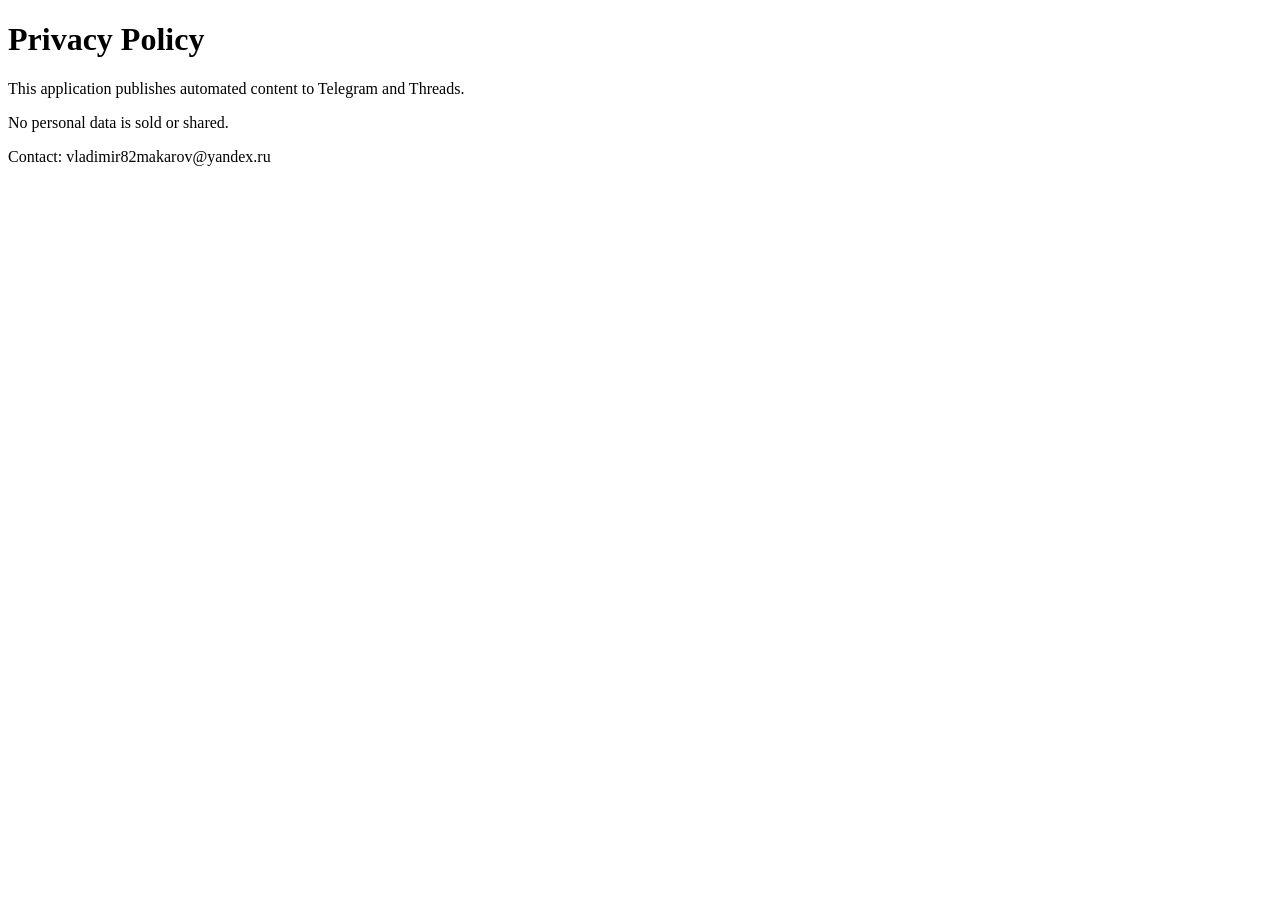
<file: privacy.html>
<!DOCTYPE html>
<html>
<head>
<meta charset="UTF-8">
<title>Privacy Policy</title>
</head>
<body>
<h1>Privacy Policy</h1>
<p>This application publishes automated content to Telegram and Threads.</p>
<p>No personal data is sold or shared.</p>
<p>Contact: vladimir82makarov@yandex.ru</p>
</body>
</html>
</file>
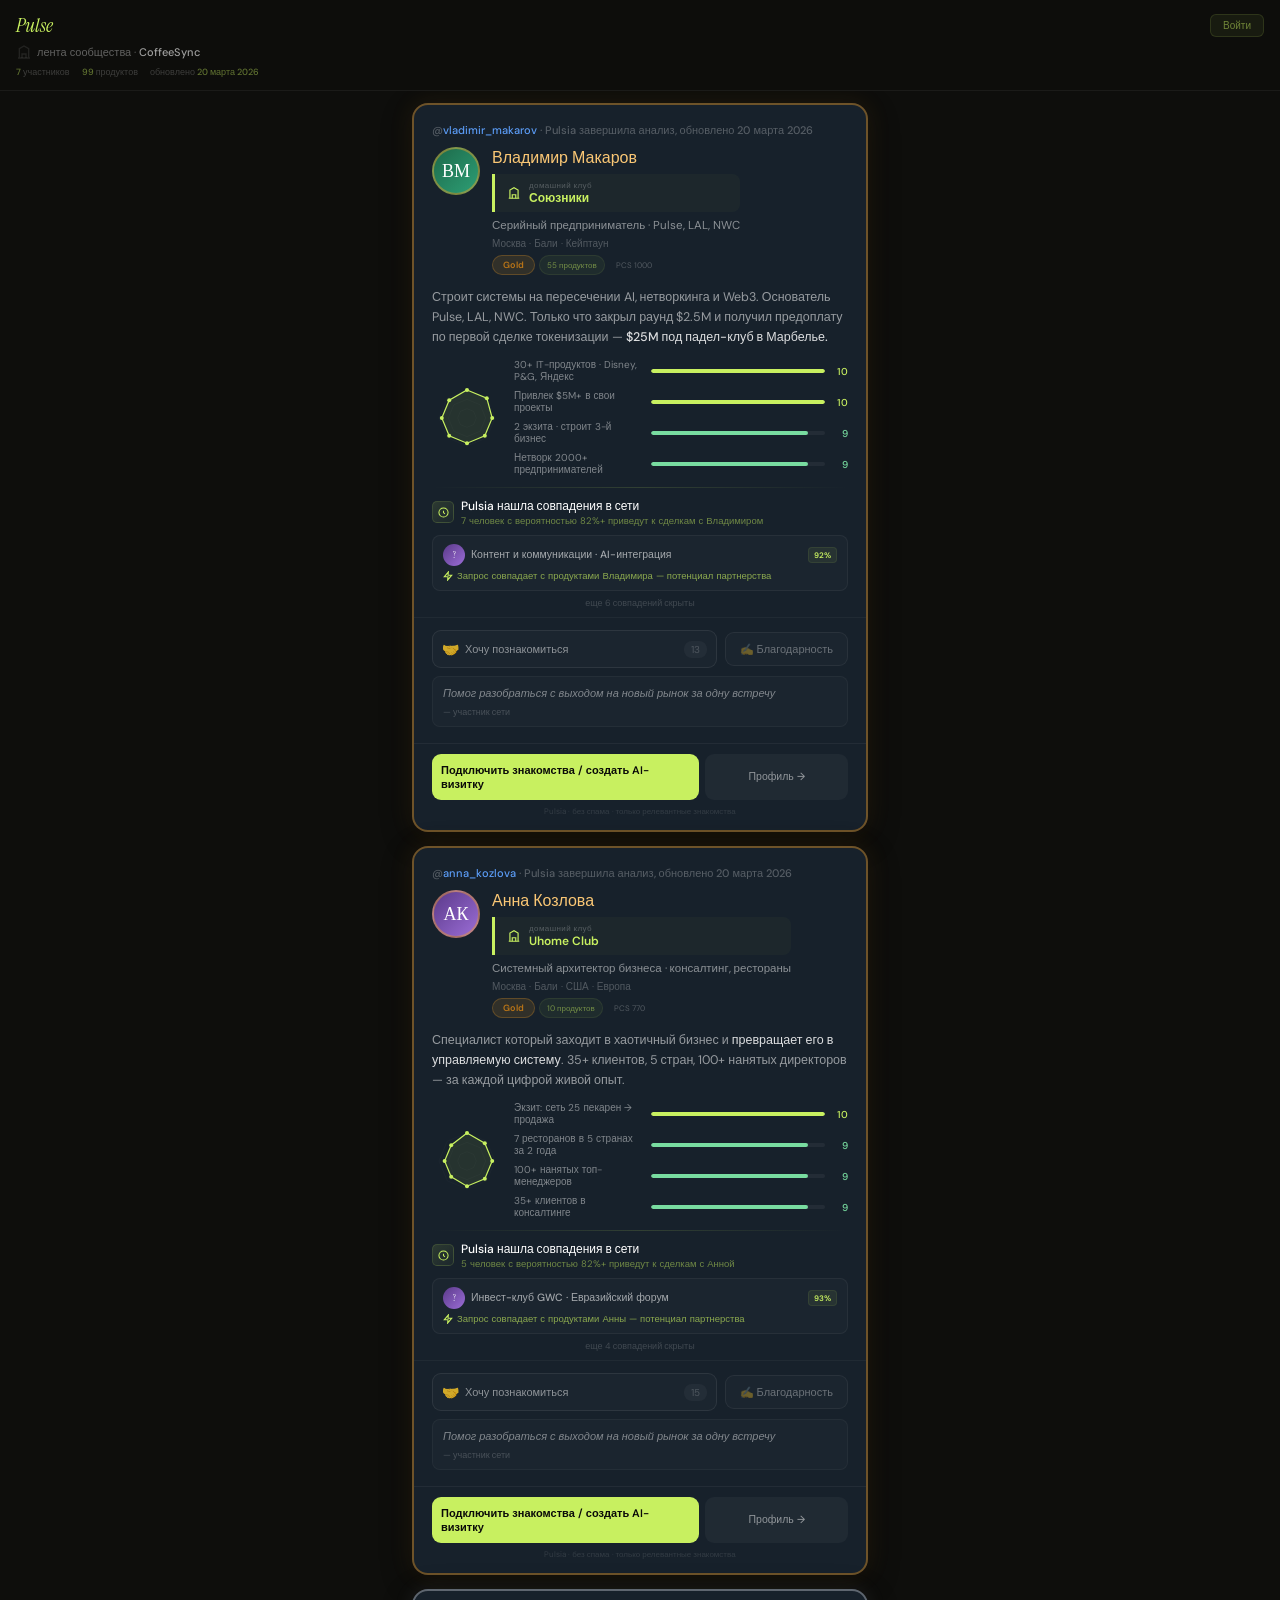
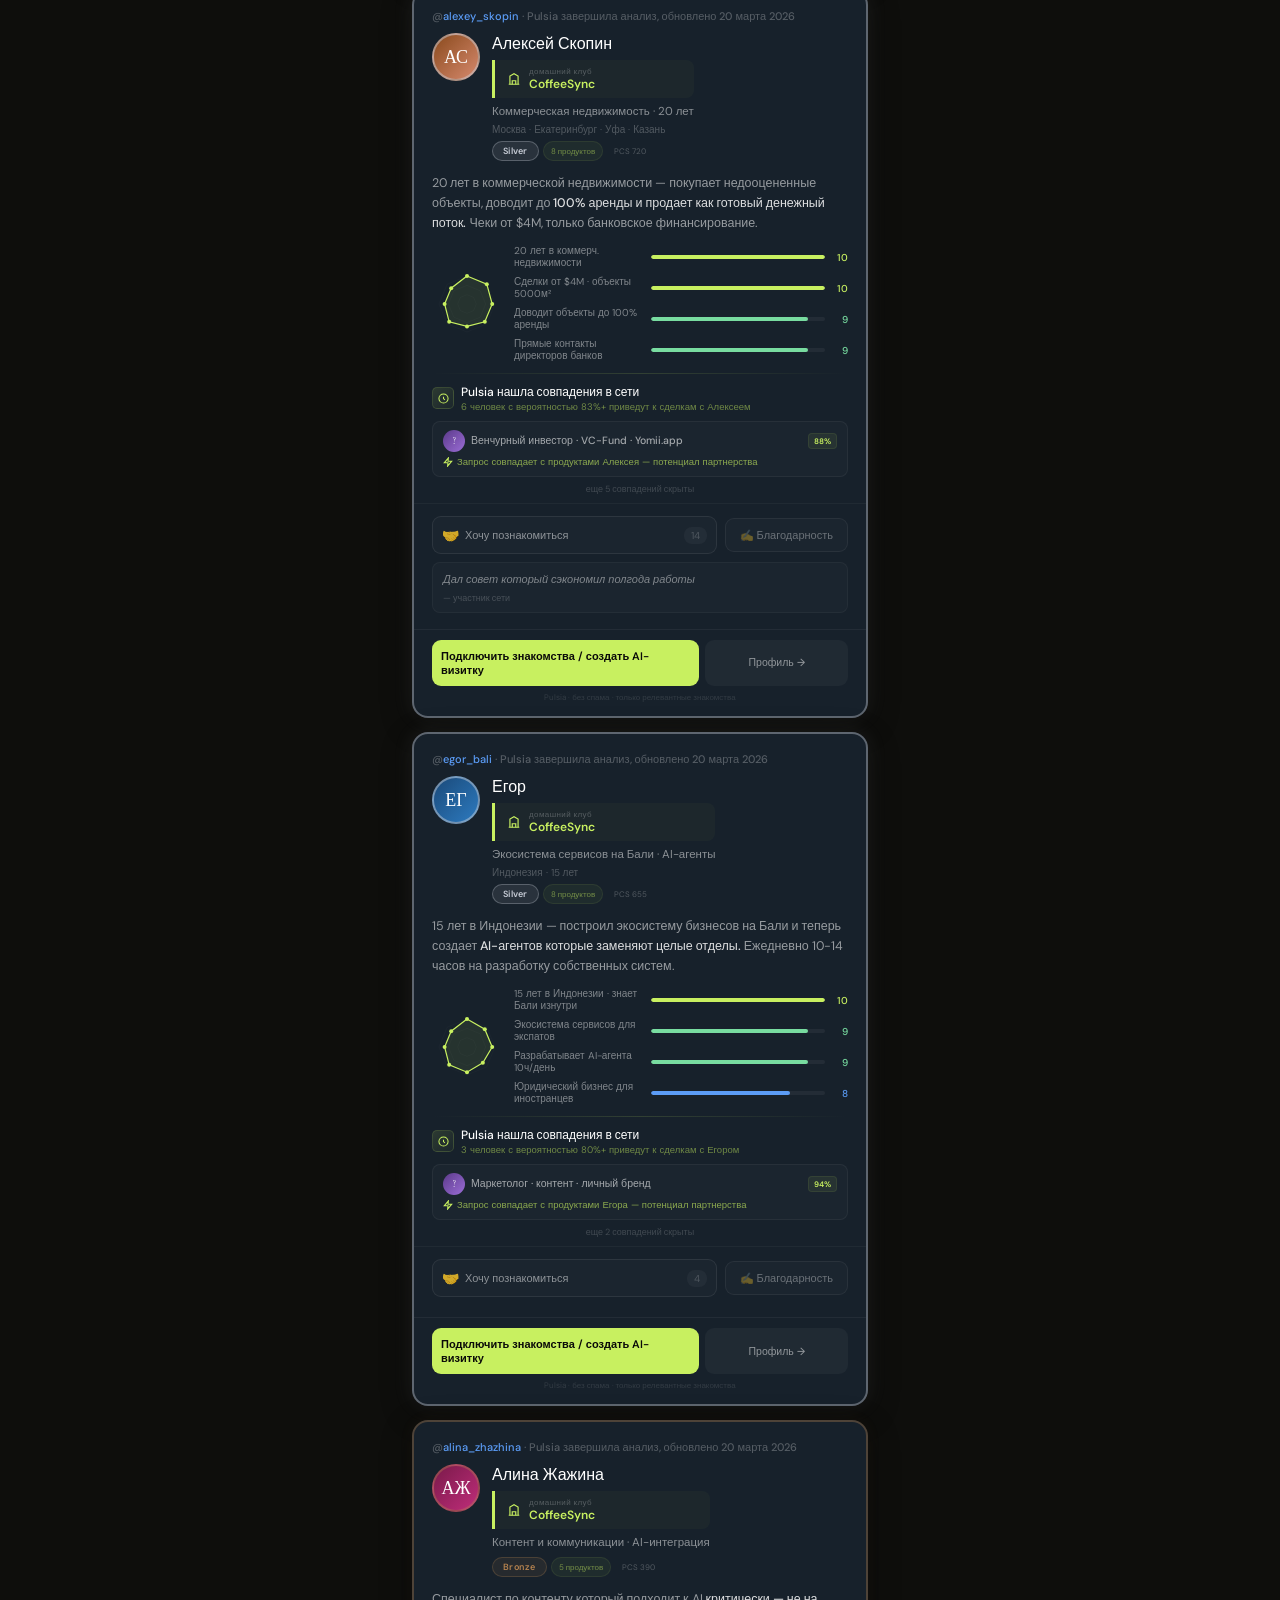
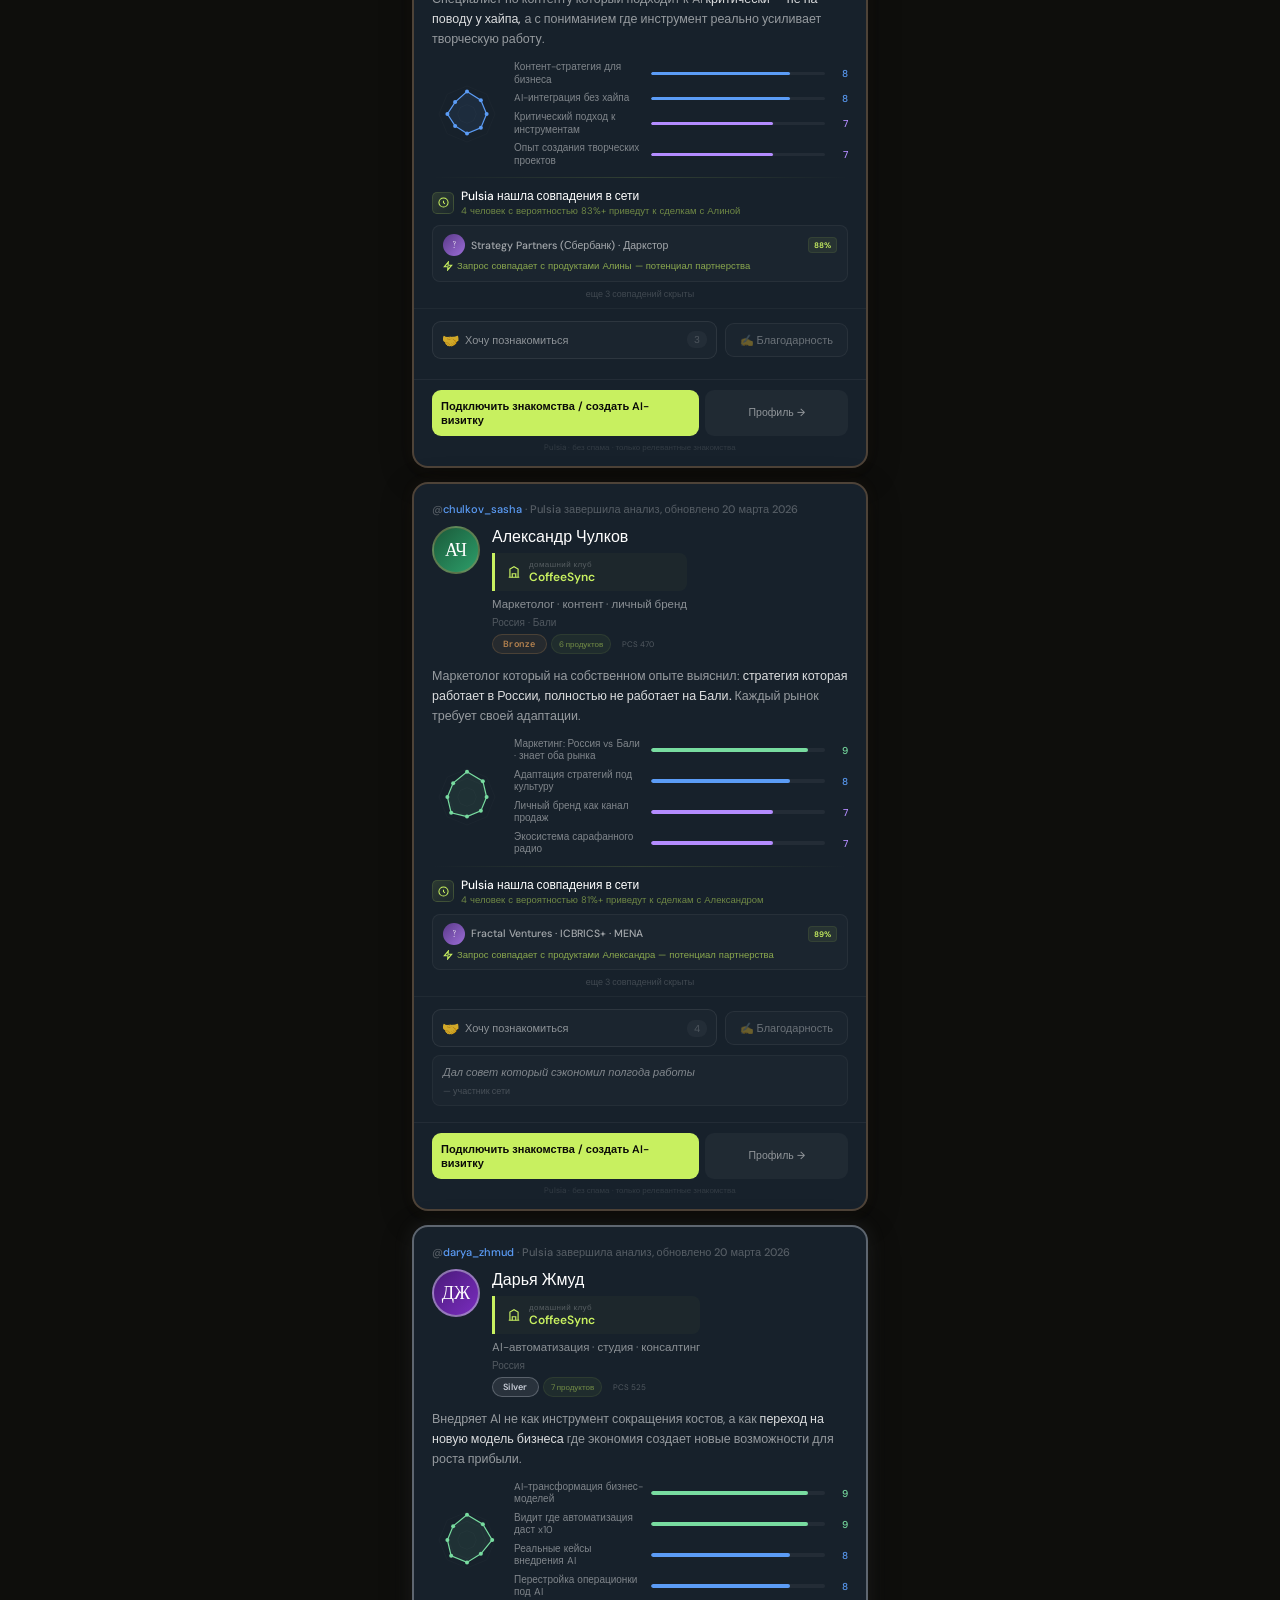
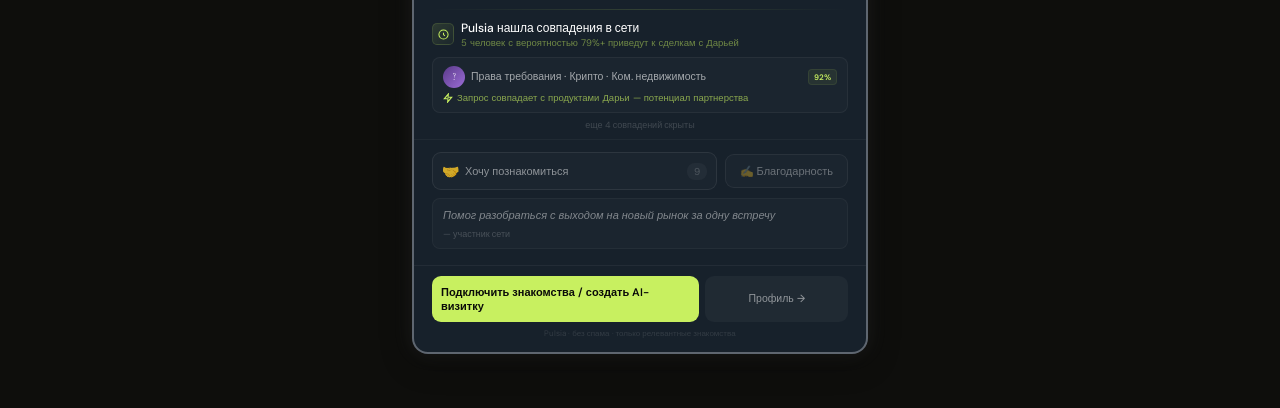
<file: public/pulse_feed.html>
<!DOCTYPE html>
<html lang="ru">
<head>
<meta charset="UTF-8">
<meta name="viewport" content="width=device-width, initial-scale=1.0">
<title>Pulse · Лента AI-визиток</title>
<link href="https://fonts.googleapis.com/css2?family=Instrument+Serif:ital@0;1&family=DM+Sans:wght@300;400;500;600&display=swap" rel="stylesheet">
<style>
*{box-sizing:border-box;margin:0;padding:0}
body{background:#0e0e0c;font-family:'DM Sans',sans-serif;color:rgba(255,255,255,.8);min-height:100vh}
a{text-decoration:none;color:inherit}

/* === AUTH BAR (only when logged in) === */
.auth-bar{background:rgba(200,240,96,.03);border-bottom:1px solid rgba(200,240,96,.08);padding:8px 16px;display:flex;align-items:center;justify-content:space-between}
.auth-bar.hidden{display:none}
.auth-user{display:flex;align-items:center;gap:8px}
.auth-av{width:24px;height:24px;border-radius:50%;background:linear-gradient(135deg,#1d6a4a,#2d9e75);display:flex;align-items:center;justify-content:center;font-size:9px;color:#fff;font-family:'Instrument Serif',serif}
.auth-name{font-size:11px;color:rgba(255,255,255,.5)}
.auth-name strong{color:rgba(255,255,255,.75)}
.auth-logout{font-size:10px;color:rgba(255,255,255,.25);cursor:pointer;background:none;border:none;font-family:'DM Sans',sans-serif}
.auth-logout:hover{color:rgba(255,255,255,.5)}

/* === CLUB SWITCHER (only when logged in) === */
.club-switcher{background:rgba(14,14,12,.98);border-bottom:1px solid rgba(255,255,255,.04);padding:10px 16px;display:flex;gap:6px;overflow-x:auto}
.club-switcher.hidden{display:none}
.club-switcher::-webkit-scrollbar{display:none}
.cs-tab{flex-shrink:0;display:flex;align-items:center;gap:5px;padding:6px 12px;border-radius:10px;border:1px solid rgba(255,255,255,.06);background:rgba(255,255,255,.02);cursor:pointer;transition:all .15s}
.cs-tab:hover{border-color:rgba(255,255,255,.12);background:rgba(255,255,255,.04)}
.cs-tab.active{background:rgba(200,240,96,.08);border-color:rgba(200,240,96,.2)}
.cs-tab-name{font-size:11px;color:rgba(255,255,255,.4);white-space:nowrap}
.cs-tab.active .cs-tab-name{color:#c8f060;font-weight:500}
.cs-tab-count{font-size:9px;color:rgba(255,255,255,.2);background:rgba(255,255,255,.04);border-radius:8px;padding:1px 5px}
.cs-tab.active .cs-tab-count{color:rgba(200,240,96,.6);background:rgba(200,240,96,.08)}
.cs-tab-home{font-size:7px;color:rgba(200,240,96,.4);letter-spacing:.06em}

/* === FEED HEADER === */
.fh{position:sticky;top:0;z-index:100;background:rgba(14,14,12,.94);backdrop-filter:blur(20px);-webkit-backdrop-filter:blur(20px);border-bottom:1px solid rgba(255,255,255,.06);padding:12px 16px}
.fh-top{display:flex;align-items:center;justify-content:space-between;margin-bottom:6px}
.fh-logo{font-family:'Instrument Serif',serif;font-size:20px;color:#c8f060;font-style:italic}
.fh-login{font-size:10px;color:rgba(200,240,96,.5);background:rgba(200,240,96,.06);border:1px solid rgba(200,240,96,.12);padding:4px 12px;border-radius:6px;cursor:pointer;font-family:'DM Sans',sans-serif;transition:all .15s}
.fh-login:hover{background:rgba(200,240,96,.12);color:#c8f060}
.fh-login.hidden{display:none}
.fh-club{display:flex;align-items:center;gap:5px;margin-bottom:6px}
.fh-club-icon{width:16px;height:16px;opacity:.3}
.fh-club-txt{font-size:11px;color:rgba(255,255,255,.35)}
.fh-club-txt strong{color:rgba(255,255,255,.6);font-weight:500}
.fh-stats{display:flex;gap:12px;font-size:9px;color:rgba(255,255,255,.2)}
.fh-stats b{color:rgba(200,240,96,.45);font-weight:500}

/* === CARD (full visual identical to pulse_tg_card) === */
.fl{max-width:440px;margin:0 auto;padding:12px 12px 40px}

.card-top{padding:18px 18px 0}
.card-mention{font-size:11px;color:#5b9cf6;margin-bottom:10px;font-weight:500}
.card-mention span{opacity:.6;color:rgba(255,255,255,.45)}
.card-identity{display:flex;align-items:flex-start;gap:12px;margin-bottom:12px}
.id-av{width:48px;height:48px;border-radius:50%;display:flex;align-items:center;justify-content:center;font-family:'Instrument Serif',serif;font-size:18px;color:#fff;flex-shrink:0;border:2px solid transparent}
.tier-bronze .id-av{border-color:rgba(180,130,80,.4)}
.tier-silver .id-av{border-color:rgba(200,205,215,.5)}
.tier-gold .id-av{border-color:rgba(239,159,39,.45)}
.tier-vip .id-av{border-color:rgba(127,119,221,.45)}
.id-name{font-size:16px;font-weight:500;color:#fff;margin-bottom:2px}
.tier-gold .id-name{color:#FAC775}
.tier-vip .id-name{color:#CECBF6}
.id-club{display:flex;align-items:center;gap:8px;border-left:3px solid #c8f060;padding:6px 12px;margin:6px 0;background:rgba(200,240,96,.03);border-radius:0 8px 8px 0}
.id-club-icon{width:14px;height:14px;flex-shrink:0}
.id-club-pre{font-size:8px;color:rgba(255,255,255,.25);letter-spacing:.05em}
.id-club-name{font-size:12px;color:#c8f060;font-weight:600}
.id-role{font-size:11.5px;color:rgba(255,255,255,.5);line-height:1.45}
.id-role strong{color:rgba(255,255,255,.75);font-weight:500}
.id-geo{font-size:10px;color:rgba(255,255,255,.25);margin-top:2px}
.id-badges{display:flex;flex-wrap:wrap;gap:4px;margin-top:5px}
.ib{display:inline-flex;align-items:center;gap:3px;border-radius:20px;padding:2px 7px;font-size:8px}
.ib-tier{font-weight:600;font-size:9px;padding:3px 10px;letter-spacing:.03em}
.ib-tier.bronze{background:rgba(180,130,80,.1);border:1px solid rgba(180,130,80,.25);color:#B4824F}
.ib-tier.silver{background:rgba(200,205,215,.1);border:1px solid rgba(200,205,215,.3);color:#C8CDD7}
.ib-tier.gold{background:rgba(239,159,39,.12);border:1px solid rgba(239,159,39,.25);color:#BA7517}
.ib-tier.vip{background:rgba(127,119,221,.12);border:1px solid rgba(127,119,221,.25);color:#7F77DD}
.ib-prod{background:rgba(200,240,96,.05);border:1px solid rgba(200,240,96,.08);color:rgba(200,240,96,.5)}
.ib-fill{background:rgba(255,255,255,.03);border:1px solid rgba(255,255,255,.06);color:rgba(255,255,255,.3)}
.ib-score{font-size:8px;color:rgba(255,255,255,.25);position:relative;cursor:help}.ib-score:hover::after{content:"Pulse Card Score — рейтинг заполненности визитки";position:absolute;bottom:calc(100% + 6px);left:50%;transform:translateX(-50%);background:rgba(10,10,8,.95);border:1px solid rgba(255,255,255,.15);color:rgba(255,255,255,.7);font-size:10px;padding:6px 10px;border-radius:6px;white-space:nowrap;z-index:50;pointer-events:none}
/* Card tier top border */
.card-wrap{background:#17212b;border-radius:16px;overflow:hidden;margin-bottom:14px;position:relative;border:2px solid transparent}
.card-wrap.tier-bronze{border-color:rgba(180,130,80,.35);box-shadow:0 8px 32px rgba(0,0,0,.3),0 0 15px rgba(180,130,80,.06)}
.card-wrap.tier-silver{border-color:rgba(200,205,215,.4);box-shadow:0 8px 32px rgba(0,0,0,.3),0 0 20px rgba(200,205,215,.1)}
.card-wrap.tier-gold{border-color:rgba(239,159,39,.4);box-shadow:0 8px 32px rgba(0,0,0,.3),0 0 25px rgba(239,159,39,.1)}
.card-wrap.tier-vip{border-color:rgba(127,119,221,.4);box-shadow:0 8px 32px rgba(0,0,0,.3),0 0 30px rgba(127,119,221,.12)}
.bio{font-size:12.5px;color:rgba(255,255,255,.55);line-height:1.6;margin-bottom:12px;display:-webkit-box;-webkit-line-clamp:3;-webkit-box-orient:vertical;overflow:hidden}
.bio strong{color:rgba(255,255,255,.85);font-weight:500}
.bio em{font-style:normal;color:#c8f060}
.radar-row{display:flex;gap:12px;align-items:center;margin-bottom:10px}
.radar-stats{flex:1;display:flex;flex-direction:column;gap:6px}
.st{display:flex;align-items:center;gap:7px;opacity:0;transform:translateX(-12px);transition:all .5s ease}
.st.vis{opacity:1;transform:translateX(0)}
.st-l{font-size:10px;color:rgba(255,255,255,.45);width:130px;flex-shrink:0;line-height:1.25}
.st-bar{flex:1;height:3.5px;background:rgba(255,255,255,.05);border-radius:2px;overflow:hidden;min-width:40px}
.st-fill{height:100%;border-radius:2px;width:0;transition:width 1s cubic-bezier(.22,.61,.36,1)}
.st-v{font-size:10px;min-width:16px;text-align:right;font-weight:500}
.aim-sep{height:1px;background:linear-gradient(90deg,transparent,rgba(200,240,96,.15),transparent);margin-bottom:10px}
.aim-head{display:flex;align-items:center;gap:7px;margin-bottom:8px}
.aim-icon{width:22px;height:22px;border-radius:5px;background:linear-gradient(135deg,rgba(200,240,96,.12),rgba(200,240,96,.03));border:1px solid rgba(200,240,96,.15);display:flex;align-items:center;justify-content:center;flex-shrink:0}
.aim-head-txt{font-size:12px;color:#fff;font-weight:500}
.aim-head-count{font-size:9.5px;color:rgba(200,240,96,.5);margin-top:1px}
.aim-card{background:rgba(255,255,255,.02);border:1px solid rgba(255,255,255,.05);border-radius:8px;padding:8px 10px;margin-bottom:4px;position:relative;overflow:hidden}
.aim-card-top{display:flex;align-items:center;gap:6px;margin-bottom:4px}
.aim-av{width:22px;height:22px;border-radius:50%;display:flex;align-items:center;justify-content:center;font-size:9px;color:#fff;flex-shrink:0;font-family:'Instrument Serif',serif}
.aim-who{font-size:10.5px;color:rgba(255,255,255,.6);font-weight:500;flex:1;line-height:1.25}
.aim-score{font-size:8px;color:#c8f060;font-weight:600;background:rgba(200,240,96,.07);border:1px solid rgba(200,240,96,.08);border-radius:4px;padding:2px 5px;flex-shrink:0}
.aim-why{display:flex;gap:4px;align-items:flex-start}
.aim-bolt{width:10px;height:10px;flex-shrink:0;margin-top:1px}
.aim-why-txt{font-size:9.5px;color:rgba(200,240,96,.65);line-height:1.35}
.aim-card.locked .aim-who,.aim-card.locked .aim-why-txt{filter:blur(4px);user-select:none}
.aim-lock{position:absolute;inset:0;display:flex;align-items:center;justify-content:center;background:rgba(23,33,43,.2);opacity:0;transition:opacity .2s;cursor:pointer;border-radius:8px;z-index:2}
.aim-card.locked:hover .aim-lock{opacity:1}
.aim-lock-pill{background:rgba(23,33,43,.9);border:1px solid rgba(255,255,255,.1);border-radius:5px;padding:3px 9px;display:flex;align-items:center;gap:3px;font-size:8px;color:rgba(255,255,255,.65)}
.aim-more{text-align:center;font-size:9px;color:rgba(255,255,255,.18);padding:2px 0 8px}
.card-cta{border-top:1px solid rgba(255,255,255,.05);padding:10px 18px 14px}
/* Social proof section */
.card-social{border-top:1px solid rgba(255,255,255,.04);padding:12px 18px}
.cs-row{display:flex;gap:8px;align-items:center;margin-bottom:8px}
.cs-meet{flex:1;display:flex;align-items:center;justify-content:center;gap:6px;padding:9px;border-radius:9px;border:1px solid rgba(255,255,255,.08);background:rgba(255,255,255,.02);cursor:pointer;transition:all .2s;font-family:'DM Sans',sans-serif}
.cs-meet:hover{border-color:rgba(200,240,96,.2);background:rgba(200,240,96,.04)}
.cs-meet.clicked{border-color:rgba(200,240,96,.25);background:rgba(200,240,96,.06)}
.cs-meet-icon{font-size:14px}
.cs-meet-txt{font-size:11px;color:rgba(255,255,255,.5);font-weight:500}
.cs-meet.clicked .cs-meet-txt{color:#c8f060}
.cs-meet-count{font-size:10px;color:rgba(255,255,255,.2);background:rgba(255,255,255,.04);padding:2px 7px;border-radius:8px;margin-left:auto}
.cs-meet.clicked .cs-meet-count{color:rgba(200,240,96,.5);background:rgba(200,240,96,.06)}
.cs-thanks-btn{display:flex;align-items:center;justify-content:center;gap:5px;padding:9px 14px;border-radius:9px;border:1px solid rgba(255,255,255,.06);background:rgba(255,255,255,.02);cursor:pointer;transition:all .2s;font-family:'DM Sans',sans-serif;flex-shrink:0}
.cs-thanks-btn:hover{border-color:rgba(255,180,80,.2);background:rgba(255,180,80,.04)}
.cs-thanks-btn span{font-size:11px;color:rgba(255,255,255,.35)}
/* Thanks display */
.cs-thanks-list{margin-top:4px}
.cs-thank{background:rgba(255,255,255,.02);border:1px solid rgba(255,255,255,.04);border-radius:8px;padding:8px 10px;margin-bottom:4px;position:relative}
.cs-thank-text{font-size:11px;color:rgba(255,255,255,.45);line-height:1.5;font-style:italic}
.cs-thank-from{font-size:9px;color:rgba(255,255,255,.2);margin-top:4px}
.cs-thank-count{font-size:9px;color:rgba(255,255,255,.15);text-align:center;margin-top:4px}
/* Thanks modal */
.thanks-modal{display:none;position:fixed;inset:0;z-index:400;background:rgba(0,0,0,.7);align-items:center;justify-content:center;padding:20px}
.thanks-modal.open{display:flex}
.thanks-box{background:#1c1e1d;border:1px solid rgba(255,255,255,.1);border-radius:16px;padding:20px;max-width:360px;width:100%}
.thanks-box h3{font-size:14px;color:#fff;font-weight:500;margin-bottom:6px}
.thanks-box p{font-size:11px;color:rgba(255,255,255,.35);line-height:1.55;margin-bottom:12px}
.thanks-box .warn-note{font-size:10px;color:rgba(255,180,0,.4);margin-bottom:12px;line-height:1.5}
.thanks-box textarea{width:100%;background:rgba(255,255,255,.04);border:1px solid rgba(255,255,255,.1);border-radius:10px;padding:10px 12px;color:#fff;font-size:12px;font-family:'DM Sans',sans-serif;resize:none;outline:none;height:80px;line-height:1.5}
.thanks-box textarea:focus{border-color:rgba(200,240,96,.2)}
.thanks-box textarea::placeholder{color:rgba(255,255,255,.15)}
.thanks-btns{display:flex;gap:8px;margin-top:12px}
.thanks-send{flex:1;padding:10px;border-radius:9px;background:#c8f060;color:#0a0a08;font-size:12px;font-weight:600;border:none;cursor:pointer;font-family:'DM Sans',sans-serif}
.thanks-cancel{padding:10px 16px;border-radius:9px;background:none;border:1px solid rgba(255,255,255,.1);color:rgba(255,255,255,.4);font-size:12px;cursor:pointer;font-family:'DM Sans',sans-serif}
/* Login required overlay */
.login-required{display:none;position:fixed;inset:0;z-index:400;background:rgba(0,0,0,.7);align-items:center;justify-content:center;padding:20px}
.login-required.open{display:flex}
.lr-box{background:#1c1e1d;border:1px solid rgba(255,255,255,.1);border-radius:16px;padding:24px;max-width:320px;width:100%;text-align:center}
.lr-box h3{font-size:14px;color:#fff;margin-bottom:8px}
.lr-box p{font-size:12px;color:rgba(255,255,255,.35);margin-bottom:16px;line-height:1.55}
.lr-box a{display:inline-block;padding:10px 24px;background:#c8f060;color:#0a0a08;border-radius:9px;font-size:12px;font-weight:600}
.lr-box .lr-close{display:block;margin-top:12px;font-size:11px;color:rgba(255,255,255,.25);cursor:pointer;background:none;border:none;font-family:'DM Sans',sans-serif}
.cta-row{display:flex;gap:6px;margin-bottom:6px}
.cta-p{flex:2;display:flex;align-items:center;justify-content:center;gap:5px;background:#c8f060;color:#0a0a08;font-size:11px;font-weight:600;padding:9px;border-radius:9px;cursor:pointer;font-family:'DM Sans',sans-serif;border:none}
.cta-s{flex:1;display:flex;align-items:center;justify-content:center;gap:4px;background:rgba(255,255,255,.04);border:1px solid rgba(255,255,255,.08);color:rgba(255,255,255,.5);font-size:10.5px;font-weight:500;padding:9px;border-radius:9px;cursor:pointer;font-family:'DM Sans',sans-serif;border:none}
.cta-hint{font-size:8px;color:rgba(255,255,255,.12);text-align:center}

/* Responsive */
.fl{max-width:440px;margin:0 auto;padding:12px 12px 40px}
@media(max-width:480px){
  .fl{padding:8px 6px 32px}
  .card-top{padding:14px 14px 0}
  .card-social{padding:10px 14px}
  .card-cta{padding:8px 14px 12px}
  .id-name{font-size:15px}
  .id-role{font-size:11px}
  .bio{font-size:12px;line-height:1.55;-webkit-line-clamp:3;display:-webkit-box;-webkit-box-orient:vertical;overflow:hidden}
  .radar-row{gap:8px}
  .st-l{width:110px;font-size:9px}
  .aim-head-count{font-size:9px}
  .aim-card{padding:6px 8px}
  .aim-who{font-size:10px}
  .aim-why-txt{font-size:9px}
  .cta-p{font-size:10px;padding:8px}
  .cta-s{font-size:10px;padding:8px}
  .cs-meet-txt{font-size:10px}
  .cs-thanks-btn span{font-size:10px}
}
@media(min-width:768px){
  .fl{max-width:480px}
}

/* === PROFILE OVERLAY === */
.po{position:fixed;inset:0;z-index:200;background:#0e0e0c;display:none;overflow-y:auto}
.po.open{display:block;animation:poIn .3s ease}
@keyframes poIn{from{opacity:0;transform:translateY(20px)}to{opacity:1;transform:translateY(0)}}
.po-bar{position:sticky;top:0;z-index:210;display:flex;align-items:center;gap:12px;padding:12px 16px;background:rgba(14,14,12,.94);backdrop-filter:blur(20px);-webkit-backdrop-filter:blur(20px);border-bottom:1px solid rgba(255,255,255,.06)}
.po-back{background:none;border:1px solid rgba(255,255,255,.1);color:rgba(255,255,255,.5);font-size:11px;padding:5px 12px;border-radius:7px;cursor:pointer;font-family:'DM Sans',sans-serif}
.po-back:hover{background:rgba(255,255,255,.06);color:#fff}
.po-title{font-family:'Instrument Serif',serif;font-size:15px;color:rgba(200,240,96,.5);font-style:italic}
.po-wrap{max-width:440px;margin:0 auto;padding:0 16px 3rem}
.po-name{font-family:'Instrument Serif',serif;font-size:clamp(28px,6vw,44px);color:#fff;line-height:1.1;margin:1.5rem 0 .4rem}
.po-club{font-size:9px;color:rgba(255,255,255,.25);margin-bottom:.5rem}
.po-club strong{color:rgba(255,255,255,.45)}
.po-role-full{font-size:12px;color:rgba(255,255,255,.4);margin-bottom:.6rem;line-height:1.45}
.po-geo{font-size:11px;color:rgba(255,255,255,.2);margin-bottom:1rem}
.po-stmt{font-size:13px;color:rgba(255,255,255,.5);line-height:1.7;margin-bottom:1rem}
.po-stmt strong{color:rgba(255,255,255,.85)}
.po-req{background:rgba(255,255,255,.03);border:1px solid rgba(255,255,255,.06);border-radius:9px;padding:10px 12px;margin-bottom:1rem}
.po-req-lbl{font-size:8px;letter-spacing:.1em;text-transform:uppercase;color:rgba(255,255,255,.2);margin-bottom:3px}
.po-req-txt{font-size:11px;color:rgba(255,255,255,.45);line-height:1.5}
.po-div{border:none;height:1px;background:rgba(255,255,255,.04);margin:0}
.po-sec{padding:1.5rem 0}
.po-sec-lbl{font-size:8px;letter-spacing:.12em;text-transform:uppercase;color:rgba(255,255,255,.2);margin-bottom:4px}
.po-sec-t{font-family:'Instrument Serif',serif;font-size:16px;color:#fff;margin-bottom:.8rem}
.po-radar-wrap{position:relative;max-width:300px;margin:0 auto 1.2rem}
.po-radar-wrap svg{width:100%;height:auto}
.po-ax{background:rgba(255,255,255,.02);border:1px solid rgba(255,255,255,.04);border-radius:8px;padding:8px 10px;margin-bottom:4px;opacity:0;transform:translateX(-10px);transition:all .4s ease}
.po-ax.vis{opacity:1;transform:translateX(0)}
.po-ax-top{display:flex;align-items:center;gap:5px;margin-bottom:2px}
.po-ax-dot{width:5px;height:5px;border-radius:50%;flex-shrink:0}
.po-ax-n{font-size:11px;color:rgba(255,255,255,.65);font-weight:500;flex:1}
.po-ax-s{font-size:9px;font-weight:500}
.po-ax-d{font-size:10px;color:rgba(255,255,255,.3);line-height:1.4}
.po-ax-q{font-size:9px;color:rgba(200,240,96,.3);font-style:italic;margin-top:2px}
.po-pr{background:rgba(255,255,255,.02);border:1px solid rgba(255,255,255,.04);border-radius:8px;padding:8px 10px;margin-bottom:4px;opacity:0;transform:translateY(8px);transition:all .4s ease}
.po-pr.vis{opacity:1;transform:translateY(0)}
.po-pr-ax{font-size:7px;letter-spacing:.1em;text-transform:uppercase;color:rgba(200,240,96,.4);margin-bottom:3px}
.po-pr-tx{font-size:10.5px;color:rgba(255,255,255,.45);line-height:1.55}
.po-pr-tx strong{color:rgba(255,255,255,.75)}
.po-cta{background:rgba(200,240,96,.05);border:1px solid rgba(200,240,96,.1);border-radius:11px;padding:14px;text-align:center;margin-top:1rem}
.po-cta-txt{font-size:10px;color:rgba(255,255,255,.35);margin-bottom:8px}
.po-cta-btn{display:inline-flex;align-items:center;gap:5px;background:#c8f060;color:#0a0a08;font-size:11px;font-weight:600;padding:9px 18px;border-radius:9px;cursor:pointer;border:none;font-family:'DM Sans',sans-serif}

/* === FULLSCREEN RADAR === */
.ro{position:fixed;inset:0;z-index:300;background:radial-gradient(ellipse at 50% 50%,#0c0e08,#050504);display:none;overflow:hidden}
.ro.open{display:block;animation:roIn .4s ease}
@keyframes roIn{from{opacity:0}to{opacity:1}}
.ro-bar{position:absolute;top:0;left:0;right:0;z-index:310;display:flex;align-items:center;justify-content:space-between;padding:14px 16px}
.ro-bar-left h2{font-family:'Instrument Serif',serif;font-size:16px;color:#fff;font-weight:400}
.ro-bar-left span{font-size:8px;color:rgba(200,240,96,.35);letter-spacing:.1em}
.ro-x{background:rgba(255,255,255,.05);border:1px solid rgba(255,255,255,.08);color:rgba(255,255,255,.5);font-size:12px;padding:6px 14px;border-radius:7px;cursor:pointer;font-family:'DM Sans',sans-serif}
.ro-x:hover{background:rgba(200,240,96,.08);color:#c8f060}
.ro-stage{width:100%;height:100%;perspective:1200px;display:flex;align-items:center;justify-content:center}
.ro-map{position:relative;width:min(92vw,560px);height:min(92vw,560px);transition:transform .7s cubic-bezier(.4,0,.2,1);transform-style:preserve-3d}
.ro-map.zoomed{transform:rotateX(6deg) scale(1.5)}
.ro-map svg{width:100%;height:100%}
.ro-detail{position:absolute;z-index:315;background:rgba(10,12,8,.94);border:1px solid rgba(200,240,96,.18);border-radius:12px;padding:16px 18px;width:260px;opacity:0;transform:translateY(16px) scale(.92);transition:all .4s cubic-bezier(.4,0,.2,1);pointer-events:none;box-shadow:0 12px 40px rgba(0,0,0,.5)}
.ro-detail.vis{opacity:1;transform:translateY(0) scale(1);pointer-events:auto}
.ro-detail-x{position:absolute;top:8px;right:10px;background:none;border:none;color:rgba(255,255,255,.25);font-size:14px;cursor:pointer}
.ro-detail-score{font-family:'Instrument Serif',serif;font-size:42px;color:#c8f060;line-height:1}
.ro-detail-score span{font-size:16px;opacity:.4}
.ro-detail-name{font-size:14px;color:#fff;font-weight:600;margin:4px 0;line-height:1.3}
.ro-detail-desc{font-size:11px;color:rgba(255,255,255,.45);line-height:1.5;margin-bottom:6px}
.ro-detail-quote{font-size:10px;color:rgba(200,240,96,.35);font-style:italic;line-height:1.45;padding-top:6px;border-top:1px solid rgba(255,255,255,.05)}
.ro-detail-bar{height:3px;border-radius:2px;background:rgba(255,255,255,.05);margin-top:8px;overflow:hidden}
.ro-detail-fill{height:100%;border-radius:2px;transition:width .7s ease}
.ro-hint-txt{position:absolute;bottom:16px;left:50%;transform:translateX(-50%);font-size:9px;color:rgba(255,255,255,.12);z-index:310}
</style>
</head>
<body>

<!-- Auth bar (hidden by default, shown when "logged in") -->
<div class="auth-bar hidden" id="authBar">
  <div class="auth-user">
    <div class="auth-av">ВМ</div>
    <div class="auth-name"><strong>Владимир Макаров</strong> · 5 сообществ</div>
  </div>
  <button class="auth-logout" onclick="logout()">Выйти</button>
</div>

<!-- Club switcher (hidden by default) -->
<div class="club-switcher hidden" id="clubSwitcher">
  <div class="cs-tab active" onclick="switchClub(0)" id="cs-0">
    <div><div class="cs-tab-name">CoffeeSync</div><div class="cs-tab-home">домашний</div></div>
    <div class="cs-tab-count">7</div>
  </div>
  <div class="cs-tab" onclick="switchClub(1)" id="cs-1">
    <div><div class="cs-tab-name">InvestStream</div></div>
    <div class="cs-tab-count">23</div>
  </div>
  <div class="cs-tab" onclick="switchClub(2)" id="cs-2">
    <div><div class="cs-tab-name">SOYUZniki</div></div>
    <div class="cs-tab-count">—</div>
  </div>
  <div class="cs-tab" onclick="switchClub(3)" id="cs-3">
    <div><div class="cs-tab-name">Alpha Tribe</div></div>
    <div class="cs-tab-count">—</div>
  </div>
  <div class="cs-tab" onclick="switchClub(4)" id="cs-4">
    <div><div class="cs-tab-name">Бали Нетворк</div></div>
    <div class="cs-tab-count">—</div>
  </div>
</div>

<!-- Feed header -->
<div class="fh" id="feedHeader">
  <div class="fh-top">
    <div class="fh-logo">Pulse</div>
    <button class="fh-login" id="loginBtn" onclick="login()">Войти</button>
  </div>
  <div class="fh-club">
    <svg class="fh-club-icon" viewBox="0 0 24 24" fill="none" stroke="rgba(255,255,255,.3)" stroke-width="2"><path d="M3 21h18M5 21V7l7-4 7 4v14"/><path d="M9 21v-6h6v6"/></svg>
    <div class="fh-club-txt">лента сообщества · <strong id="clubName">CoffeeSync</strong></div>
  </div>
  <div class="fh-stats">
    <span><b id="cnt">0</b> участников</span>
    <span><b id="prods">0</b> продуктов</span>
    <span>обновлено <b>20 марта 2026</b></span>
  </div>
</div>

<div class="fl" id="feed"></div>

<!-- Profile overlay -->
<div class="po" id="po">
  <div class="po-bar">
    <button class="po-back" onclick="closePo()">← Назад</button>
    <div class="po-title">Pulse</div>
  </div>
  <div class="po-wrap" id="poWrap"></div>
</div>

<div class="ro" id="ro">
  <div class="ro-bar">
    <div class="ro-bar-left"><h2>Карта ценностей</h2><span id="roName"></span></div>
    <button class="ro-x" onclick="closeRo()">✕ Закрыть</button>
  </div>
  <div class="ro-hint-txt">нажмите на точку для деталей</div>
  <div class="ro-stage">
    <div class="ro-map" id="roMap"><svg id="roSvg" viewBox="-100 -100 800 800" xmlns="http://www.w3.org/2000/svg"></svg></div>
  </div>
  <div class="ro-detail" id="roDet"><button class="ro-detail-x" onclick="closeRoDet()">✕</button><div id="roDetC"></div></div>
</div>

<div class="thanks-modal" id="thanksModal">
  <div class="thanks-box">
    <h3>Оставить благодарность</h3>
    <p>Напиши что хочешь сказать этому человеку. Это может быть благодарность за помощь, рекомендацию или просто теплые слова.</p>
    <div class="warn-note">Владелец карточки сам решает — показать благодарность в карточке или скрыть. Пиши то, что тебе важно сказать.</div>
    <textarea id="thanksText" placeholder="Помог разобраться с go-to-market за один звонок..."></textarea>
    <div class="thanks-btns">
      <button class="thanks-cancel" onclick="closeThanks()">Отмена</button>
      <button class="thanks-send" onclick="sendThanks()">Отправить</button>
    </div>
  </div>
</div>

<div class="login-required" id="loginReq">
  <div class="lr-box">
    <h3>Нужна регистрация</h3>
    <p>Чтобы оставить благодарность или выразить желание познакомиться, создайте свою AI-визитку.</p>
    <a href="https://t.me/pulsiaprotocol_bot" target="_blank">Создать визитку</a>
    <button class="lr-close" onclick="document.getElementById('loginReq').classList.remove('open')">Не сейчас</button>
  </div>
</div>

<script>
const participants = [
  {
    id:'vm',name:'Владимир Макаров',handle:'vladimir_makarov',
    role:'Серийный предприниматель · Pulse, LAL, NWC\nМосква · Бали · Кейптаун',
    initials:'ВМ',grad:'linear-gradient(135deg,#1d6a4a,#2d9e75)',color:'green',
    axes:29,products:52,fill:72,prodCount:55,club:'Союзники',credits:5,breakfasts:3,
    statement:'Строит системы на пересечении AI, нетворкинга и Web3. Основатель Pulse, LAL, NWC. Только что закрыл раунд $2.5M и получил предоплату по первой сделке токенизации — <strong>$25M под падел-клуб в Марбелье.</strong>',
    ctaHint:'Система нашла еще 18 потенциальных осей. Ответь на вопросы чтобы раскрыть их.',
    unlockFill:67,
    unlockHint:'Добавь результаты LAL и Pulse чтобы открыть новые оси',
    unlockQs:['Ты живешь на несколько городов. Что знаешь о Бали чего нет в интернете?','Есть проверенный стоматолог, врач или юрист которого рекомендуешь без колебаний?','На яхте происходят особые разговоры. Как попасть в такой формат?'],
    axesList:[
      {n:"Архитектор систем",s:10,d:"Видит экосистему, а не отдельный продукт",q:"«Проектирует архитектуры где ценность создается связями»"},
      {n:"Граф возможностей $10M+",s:10,d:"Alpha Tribe, Союзники, девелоперы Дубай/США",q:"«Через Союзников получил финансирование ~$2M»"},
      {n:"Доступ в Союзники",s:9,d:"3-7 человек в год — ключ у него",q:"«Попасть туда практически невозможно»"},
      {n:"Опыт двух экзитов",s:9,d:"Hyperboloid + покерный продукт проданы",q:"«Продал и купил Mercedes. Это открыло новую лигу»"},
      {n:"Нейромаркетинг EMONOMY",s:9,d:"Disney, P&G, Toyota, Honda, Citi",q:"«Disney, Citi, Honda, P&G, Bayer, Toyota»"},
      {n:"Web3 изнутри операций",s:9,d:"Тысячи сделок Blur/OpenSea, маркет-мейкинг",q:"«Тысячи сделок, маркет-мейкинг и арбитраж»"},
      {n:"Психология инвесторов",s:9,d:"От непонимания до партнера фонда",q:"«Стали партнерами венчурного фонда»"},
      {n:"AI-лидогенерация LAL",s:9,d:"B2B $10-50K/мес, живая модель"},
      {n:"Культура асимм. знакомств",s:9,d:"Философия и продукт Pulse"},
      {n:"Психол. трансформация",s:9,d:"1.5 года работы, 90% времени — счастье",q:"«90% времени ощущает счастливое проживание жизни»"},
      {n:"Токенизация RWA",s:8,d:"Недвижимость в Испании, активный проект"},
      {n:"NWC — $25M долговой инструмент",s:10,d:"Первый токенизированный инструмент под падел-клуб Марбелья"},
      {n:"Раунд $2.5M закрыт",s:9,d:"Инвестиционная инфраструктура для неликвидных активов Европы"},
      {n:"DeFi + институциональный гибрид",s:9,d:"Два класса инвесторов в одной структуре — 8-11% + buyback"},
      {n:"500 Global акселерация",s:8,d:"Топ-3 акселератор мира"},
      {n:"Белые маркет-мейкеры",s:8,d:"Листинг токенов, микро-IPO в нетворке"},
      {n:"Нарратив серийного фаундера",s:8,d:"Покер→мобайл→нейро→Web3→AI"},
      {n:"Data flywheel мышление",s:8,d:"Самоусиливающиеся системы данных"},
      {n:"Найм VP из $12B компании",s:8,d:"Урок: громкий титул ≠ результат"},
      {n:"Международная структура HK",s:8,d:"0% налог, Stripe, Wise — готовый playbook"},
      {n:"Работа с топ-брендами",s:8,d:"Яндекс, Тинькофф, Fonbet, 30+ продуктов"},
      {n:"Сделка Gram $40M",s:8,d:"Опыт сделок уровня старейших семей США"},
      {n:"14 ментальных моделей",s:8,d:"Задокументировано, готово к книге/курсу"},
      {n:"Связи девелоперы Дубай/США",s:8,d:"Партнер с прямыми контактами"},
      {n:"Арт-коллекционеры в нетворке",s:7,d:"Классика + NFT $1M+"},
      {n:"Яхт-нетворкинг",s:7,d:"Регата Турция, Камчатка на яхте"},
      {n:"15 лет счастливого брака",s:7,d:"Аномалия в предпринимательстве"},
      {n:"Кочевой образ жизни",s:7,d:"Бали, Дубай, Европа — изнутри"},
      {n:"Трансграничные переводы $M+",s:7,d:"Доверенный контакт в окружении"},
    ],
    products:[
      {axis:"токенизация RWA",text:"NWC привлекает <strong>$25M под первый в мире токенизированный долговой инструмент</strong>, обеспеченный действующим падел-клубом в Марбелье. Облигация обслуживается напрямую из операционного кэша клуба — не гипотетическая доходность, а реальный денежный поток."},
      {axis:"токенизация RWA",text:"Владимир строит инфраструктуру для владельцев <strong>прибыльных европейских активов — марины, гольф-клубы, медцентры</strong> — которым нужна ликвидность без полной продажи. Банки отказывают, венчур не идет, публичные рынки закрыты. NWC — их единственный инструмент."},
      {axis:"инвестиции",text:"NWC предлагает <strong>два класса инвесторов в одной структуре:</strong> институциональным — трехлетняя облигация 8-11% годовых, обеспеченная денежным потоком. DeFi-инвесторам — ликвидный токен с механизмом buyback из тех же доходов. Каждая купонная выплата создает реальный спрос на токен."},
      {axis:"web3",text:"Большинство RWA-проектов токенизируют здания со статичной доходностью. <strong>NWC делает иначе</strong> — только активы с реальной EBITDA и стабильным денежным потоком. Владимир может объяснить почему это принципиально другая модель."},
      {axis:"нетворкинг",text:"Владимир знает основателей бизнес-регат в нескольких странах. <strong>За 5 дней на регате</strong> человек становится полноценным участником сильного сообщества и приобретает новых друзей. Мало кто понимает насколько это эффективно — Владимир знает как попасть в нужный формат."},
      {axis:"нетворкинг",text:"Владимир — один из немногих кто имеет доступ в <strong>Союзники</strong>, один из самых закрытых бизнес-клубов России. 3-7 человек в год. Знакомство через него — редкий шанс на вход куда самостоятельно не попасть."},
      {axis:"нетворкинг",text:"Владимир кофаундер <strong>Alpha Tribe</strong> — клуба для людей с капиталом от $10M. Он может познакомить с участниками для совместных инвестиций, партнерств или co-investment в конкретные проекты."},
      {axis:"нетворкинг",text:"Владимир состоит в <strong>6+ бизнес-клубах</strong> разного профиля — от технологических до культурных. Он может подобрать нужный формат под конкретного человека: по ценностям, географии, уровню капитала."},
      {axis:"нетворкинг",text:"Владимир строит сеть организаторов бизнес-завтраков по всему миру. Участник Pulse получает доступ к <strong>завтракам в любом городе</strong> где есть организатор — это живой нетворкинг без холодных знакомств."},
      {axis:"нетворкинг",text:"В окружении Владимира есть человек который решает вопросы <strong>трансграничных переводов на десятки миллионов долларов.</strong> Это не гуглится — решается только через доверенных людей."},
      {axis:"нетворкинг",text:"Владимир лично знаком с крупнейшим российским <strong>коллекционером классической живописи</strong> и коллекционером NFT с активами $1M+. Для тех кто работает на пересечении искусства и инвестиций — это прямой вход в закрытый рынок."},
      {axis:"нетворкинг",text:"<strong>Анна</strong> из окружения Владимира — системный архитектор бизнеса. Построила сеть пекарен из 25 точек, продала, открыла 7 ресторанов в США, Испании, Италии и Черногории. Ищет партнерства на Бали и в других странах."},
      {axis:"нетворкинг",text:"Через бизнес-завтраки которые Владимир организовывал он получил приглашение в Союзники и доступ к <strong>~$2M финансирования.</strong> Он знает как правильно вести себя на нетворкинг-встречах чтобы получать реальные результаты."},
      {axis:"экзит",text:"Владимир <strong>дважды прошел полный путь до реального экзита</strong> — покерный продукт и Hyperboloid проданы реальным покупателям. Он знает как выглядит бизнес глазами стратегического инвестора и что привести в порядок до сделки."},
      {axis:"экзит",text:"Владимир понимает разницу между финансовым и стратегическим покупателем. Может помочь <strong>выбрать правильный тип под конкретный бизнес</strong> — это определяет цену сделки в разы."},
      {axis:"экзит",text:"Владимир знает почему стоит <strong>продавать бизнес раньше</strong> чем кажется правильным. Экзит даже в небольшом бизнесе открывает доступ в новую лигу — предприниматель с продажей воспринимается серьезнее."},
      {axis:"экзит",text:"После продажи Hyperboloid Владимир стал <strong>партнером венчурного фонда.</strong> Он знает что происходит после экзита и как использовать этот переход для следующего уровня карьеры."},
      {axis:"экзит",text:"Владимир нанял VP из Nielsen ($12B компания) с KPI $1M продаж — тот не привел ни одной сделки. Этот опыт дороже любого HR-консультанта: <strong>как оценивать людей по результатам а не по титулам.</strong>"},
      {axis:"венчур",text:"Владимир прошел путь от «не понимаю венчурный язык» до партнера фонда. Он знает как <strong>инвесторы реально принимают решения</strong> — не по питч-деку, а по доверию к команде и умению слушать."},
      {axis:"венчур",text:"EMONOMY прошел акселерацию в <strong>500 Global</strong> — топ-3 акселератора мира. Владимир знает что реально проверяют на отборе, где большинство команд срезаются и как готовиться к каждому этапу."},
      {axis:"венчур",text:"В окружении Владимира есть создатель <strong>алго-хедж-фонда</strong> который аудирует стартапы и видит где большинство команд не дотягивают 10%. Может организовать независимую экспертизу проекта."},
      {axis:"венчур",text:"Владимир обсуждал проект EMONOMY с <strong>Леонидом Богуславским</strong> — одним из крупнейших венчурных инвесторов России. Он понимает как готовиться к разговору на этом уровне."},
      {axis:"венчур",text:"Финансовый стратег из окружения Владимира помогает строить P&L и <strong>выбирать оптимальную бизнес-модель</strong> с точки зрения финансов. Может познакомить для работы над юнит-экономикой проекта."},
      {axis:"венчур",text:"Владимир считает что акселераторы ценны не деньгами а <strong>быстрой проверкой гипотез.</strong> Он может помочь оценить стоит ли идти в конкретный акселератор и как максимально использовать программу."},
      {axis:"венчур",text:"Владимир был близко к сделке с <strong>токеном Gram Telegram на $40M.</strong> Он понимает как работают сделки на уровне старейших семей США и крупнейших крипто-инвесторов Китая."},
      {axis:"web3",text:"Владимир активно работает с <strong>токенизацией недвижимости в Испании</strong> прямо сейчас. Знает юридическую структуру, как привлечь $2-5M под токенизированный актив и как выстроить понятный денежный поток для инвесторов."},
      {axis:"web3",text:"В окружении Владимира есть <strong>белые маркет-мейкеры</strong> которые выводят токены на биржи и организуют микро-IPO, берут на себя все расходы по выводу. Для web3-проекта это критический контакт который почти невозможно найти самому."},
      {axis:"web3",text:"Владимир управлял NFT-портфелями через реальные операции на <strong>Blur и OpenSea — тысячи сделок,</strong> маркет-мейкинг, арбитраж. Это не теория — практическое знание изнутри операций."},
      {axis:"web3",text:"Владимир знает как отличить токенизацию с реальной экономикой от пустышки. Понимает где большинство web3-проектов проваливаются — когда за токеном <strong>нет реального денежного потока.</strong>"},
      {axis:"web3",text:"Через знакомых Владимира можно выйти на организаторов <strong>микро-IPO</strong> — людей которые берут на себя все расходы по выводу компаний на публичный рынок. Редкий и ценный контакт для растущего бизнеса."},
      {axis:"web3",text:"<strong>NFT Wealth Creations</strong> — компания Владимира которая помогает художникам и коллекционерам строить устойчивую экономику вокруг цифрового искусства. Может помочь художнику или галерее войти в web3 без лишних рисков."},
      {axis:"AI-маркетинг",text:"Владимир запустил <strong>Luxury Attention Lab</strong> — платформу которая генерирует 100-500 нативных видео в месяц через сеть AI-креаторов. Бренды получают органический охват вместо дорогого платного трафика."},
      {axis:"AI-маркетинг",text:"<strong>AI Lead Bot в LAL</strong> отвечает на комментарии за 60 секунд и переводит горячего клиента в CRM. Решает проблему потери лидов — до 70-80% заявок из комментариев обычно игнорируются."},
      {axis:"AI-маркетинг",text:"LAL работает как <strong>data flywheel:</strong> чем больше клиентов — тем точнее данные — тем выше ROI для каждого бренда. Владимир может объяснить как заложить эту логику в любой продукт с сетевым эффектом."},
      {axis:"AI-маркетинг",text:"LAL имеет международную структуру через Гонконг: <strong>Stripe, выплаты в USD через Wise.</strong> Владимир уже прошел этот путь и может поделиться готовой инфраструктурой для выхода на глобальный B2B-рынок."},
      {axis:"AI-маркетинг",text:"Владимир строит сеть AI-креаторов которые создают нативный контент для брендов. Для блогера или агентства это готовый <strong>канал монетизации</strong> — получать оплату за ролики и долю от лидов."},
      {axis:"AI-маркетинг",text:"Владимир разрабатывает платформу генерации рекламных видео за <strong>$10-30K/мес</strong> — сотни уникальных роликов через нейросети без огромных бюджетов на каждый."},
      {axis:"AI-маркетинг",text:"Владимир хочет развивать личный бренд — давать интервью, выступать на конференциях. Для <strong>медиа-эксперта или продюсера</strong> — возможность работать с сильным визионером у которого есть что рассказать."},
      {axis:"нейромаркетинг",text:"<strong>EMONOMY</strong> предсказывает эмоциональные реакции людей на контент до запуска кампании. Клиенты — Disney, P&G, Toyota, Honda, Citi. Владимир знает как продавать эту технологию корпорациям."},
      {axis:"нейромаркетинг",text:"Партнер Владимира <strong>Андрей Кислов</strong> — нейроученый с кандидатской в 28 лет, разработал алгоритмы предсказания эмоциональных реакций. Может познакомить для совместных проектов на стыке нейронауки и продукта."},
      {axis:"нейромаркетинг",text:"На базе нейросети EMONOMY запущен продукт для <strong>маркетплейсов:</strong> помогает продавцам выбирать карточки товаров на основе эмоционального отклика аудитории. Владимир может познакомить для пилота."},
      {axis:"международный",text:"Владимир выстроил международную структуру для LAL: <strong>гонконгская компания, 0% налог</strong> на офшорный доход, Stripe, выплаты через Wise и PayPal. Может передать готовый playbook для выхода на глобальный рынок."},
      {axis:"международный",text:"Владимир имеет партнера с глубокими связями среди <strong>девелоперов в Дубае и США</strong> — люди которые владеют гольф-клубами рядом с полем Трампа. Один звонок Владимира открывает этот рынок."},
      {axis:"международный",text:"Владимир ведет кочевой образ жизни — <strong>Бали, Москва, Дубай, Европа.</strong> Он знает как устроена жизнь и бизнес в каждой из этих юрисдикций изнутри: где лечиться, кому доверять, как быстро получить визу."},
      {axis:"международный",text:"Владимир был в совете директоров <strong>Uhome Bali</strong> — балийского бизнес-клуба. Знает экосистему Бали изнутри: предпринимателей, инфраструктуру, лучшие места для работы и жизни."},
      {axis:"международный",text:"Владимир работает над <strong>токенизацией недвижимости в Испании.</strong> Знает испанский рынок, юридические тонкости для иностранных инвесторов и как структурировать сделку через блокчейн."},
      {axis:"международный",text:"Проекты Владимира таргетируют клиентов из <strong>real estate, DTC и SaaS в Европе и Юго-Восточной Азии.</strong> Он знает особенности продаж и партнерства в этих регионах изнутри."},
      {axis:"международный",text:"Через EMONOMY Владимир работал с корпорациями в <strong>Мексике (Telcel), Китае (Vivo), США и Европе.</strong> Знает культурные особенности продаж в каждом из этих рынков."},
      {axis:"психология",text:"Владимир <strong>1.5 года работал с психологом и духовным наставником</strong> — это перестроило образ жизни, приоритеты и отношения. 90% времени ощущает счастливое проживание жизни. Может поделиться конкретными практиками."},
      {axis:"психология",text:"Владимир <strong>женат 15 лет</strong> при активном предпринимательском темпе — его часто спрашивают как это удается. У него есть осознанный подход к балансу семьи и бизнеса которым он готов делиться."},
      {axis:"психология",text:"Владимир сознательно оставляет в себе элементы «непроработанности» чтобы <strong>сохранять рост.</strong> Это редкая осознанность — большинство либо не работают над собой, либо теряют драйв после терапии."},
      {axis:"психология",text:"Владимир задокументировал <strong>14 ментальных моделей предпринимателя</strong> — от системного мышления до психологии инвесторов. Это готовый контент для книги, курса или выступления."},
      {axis:"психология",text:"Владимир участвует в технорегате в Гечике и ходил на <strong>яхте по Камчатке.</strong> Яхта — его формат медитативного общения где происходят самые честные разговоры. Знает как создавать контекст для глубокого нетворкинга."},
      {axis:"психология",text:"Владимир строит Pulse — инструмент который <strong>вскрывает скрытые ценности людей</strong> которые они сами не осознают. Разговор с ним помогает увидеть собственные активы под совершенно новым углом."},
      {axis:"психология",text:"Владимир верит что большие результаты невозможны без <strong>высокого уровня энергии.</strong> Он использует конкретные подходы для поддержания энергии и может поделиться тем что реально работает в условиях высокого темпа."},
    ]
  },
  {
    id:'ak',name:'Анна Козлова',handle:'anna_kozlova',
    role:'Системный архитектор бизнеса · консалтинг, рестораны\nМосква · Бали · США · Европа',
    initials:'АК',grad:'linear-gradient(135deg,#5b3a8a,#9b6dd6)',color:'purple',
    axes:18,products:36,fill:55,prodCount:10,club:'Uhome Club',credits:5,breakfasts:1,
    request:'Ищу партнерства и площадки для качественного нетворкинга на Бали и в других странах. Хочу познакомиться с предпринимателями которым нужно построить систему управления или масштабировать команду.',
    statement:'Специалист который заходит в хаотичный бизнес и <strong>превращает его в управляемую систему</strong>. 35+ клиентов, 5 стран, 100+ нанятых директоров — за каждой цифрой живой опыт.',
    ctaHint:'Добавь информацию о своей платформе управления — PNS вырастет значительно.',
    unlockFill:55,unlockHint:'Расскажи о своей AI-платформе управления подробнее',
    unlockQs:['Расскажи о своей платформе управления — что уже работает?','Какой самый сложный бизнес который ты превратила в систему?','Как находишь клиентов через нетворкинг — конкретная механика?'],
    axesList:[
      {n:"Системный архитектор бизнеса",s:10,d:"Хаос → управляемая система за предсказуемый срок"},
      {n:"Сеть 25 пекарен → экзит",s:9,d:"Построила и продала крупному игроку"},
      {n:"Рост ×3 в ковид на Бали",s:9,d:"Joy ресторан, 2020, против рынка"},
      {n:"100+ нанятых директоров",s:9,d:"Найм топ-менеджмента — главная экспертиза"},
      {n:"7 ресторанов в 5 странах за 2 года",s:9,d:"США, Испания, Италия, Черногория"},
      {n:"Диагностика: собственник = ассистент",s:8,d:"Видит эту ловушку раньше самого собственника"},
      {n:"Финансовая модель для 700+ компаний",s:8,d:"Фонды, распределение по рублю, Excel-система"},
      {n:"IT-стартапы через ресторанную ОС",s:8,d:"Та же система управления — другая отрасль"},
      {n:"Консалтинг системы управления",s:9,d:"35+ клиентов, разные отрасли"},
      {n:"Географическая экспансия — playbook",s:8,d:"5 стран за 2 года — знает как"},
      {n:"Нетворкинг как канал продаж",s:8,d:"Инсайт: оффлайн >> $500K в Instagram"},
      {n:"Девелопмент операц. процессов",s:8,d:"Открытие ресторанов под ключ"},
      {n:"Масштабирование команд",s:9,d:"От 1 до 25 точек — живой опыт"},
      {n:"AI-инструменты в управлении",s:7,d:"Внедряет в собственную платформу"},
      {n:"Бали — локальная экспертиза",s:7,d:"Бизнес и нетворкинг изнутри"},
      {n:"Финансовый партнер 700+ компаний",s:7,d:"Совместное внедрение финансовой модели"},
      {n:"Собственная платформа управления",s:7,d:"В разработке, AI-first подход"},
      {n:"Партнерства в 5 юрисдикциях",s:7,d:"США, Испания, Италия, Черногория, Индонезия"},
    ],
    products:[
      {axis:"операционка",text:"Анна заходит в бизнес и за предсказуемый срок <strong>превращает хаос в управляемую систему.</strong> Видит сразу где собственник работает ассистентом у своей же команды."},
      {axis:"найм",text:"<strong>100+ нанятых управляющих и директоров</strong> — она знает как искать, оценивать и удерживать топ-менеджмент в разных отраслях и странах."},
      {axis:"экспансия",text:"Открыла <strong>7 ресторанов в 5 странах за 2 года.</strong> Знает юридику, операционку и найм в каждой юрисдикции — готовый playbook для тех кто хочет выйти за рамки одного рынка."},
      {axis:"экзит",text:"Построила сеть из <strong>25 пекарен и продала ее крупному игроку.</strong> Знает как готовить бизнес к продаже, на что смотрит покупатель и где большинство собственников теряют деньги на сделке."},
      {axis:"кризис-менеджмент",text:"В 2020 году открыла ресторан Joy на Бали и <strong>увеличила выручку в 3 раза в период ковида</strong> — когда все остальные закрывались. Знает как находить рост там где рынок видит только риски."},
      {axis:"финансы",text:"Разработала собственную систему финансового планирования с <strong>распределением каждого рубля по фондам</strong> и масштабировала ее на 25 точек. Сейчас внедряет модель вместе с финансовым партнером в 700+ компаниях."},
      {axis:"системы управления",text:"Помогает IT-стартапам и компаниям из других отраслей — применяет ту же <strong>систему построения структуры, найма и управления</strong> что отработала на ресторанном бизнесе. Операционка везде одинакова."},
      {axis:"нетворкинг",text:"Анна сместила основной канал продаж на <strong>оффлайн-нетворкинг</strong> после того как увидела что 500 000 ₽ в Instagram дали только 2 сделки. Знает как выстроить систему рекомендаций которая работает стабильно."},
      {axis:"Бали",text:"Анна открыла ресторан на <strong>Бали и живет там.</strong> Знает местную бизнес-экосистему изнутри, понимает как работают партнерства и где искать площадки для качественного нетворкинга на острове."},
      {axis:"консалтинг",text:"35+ клиентов за год по построению систем управления. Анна <strong>диагностирует бизнес и видит</strong> где собственник застрял в операционке — и строит систему которая работает без него."},
    ]
  },
  {
    id:'as',name:'Алексей Скопин',handle:'alexey_skopin',
    role:'Коммерческая недвижимость · 20 лет\nМосква · Екатеринбург · Уфа · Казань',
    initials:'АС',grad:'linear-gradient(135deg,#8a4a1d,#d6896d)',color:'orange',
    axes:16,products:32,fill:60,prodCount:8,club:'CoffeeSync',credits:41,breakfasts:0,
    request:'Ищу качественный нетворкинг и сильный бизнес-клуб. Хочу окружение предпринимателей уровня $10M+ с которыми можно обсуждать сделки, стратегии и привлечение банковского финансирования.',
    statement:'20 лет в коммерческой недвижимости — покупает недооцененные объекты, доводит до <strong>100% аренды и продает как готовый денежный поток.</strong> Чеки от $4M, только банковское финансирование.',
    ctaHint:'Добавь информацию о последних сделках — система найдет новые оси.',
    unlockFill:60,unlockHint:'Расскажи о механике привлечения банковского финансирования',
    unlockQs:['Как выстраиваешь отношения с директорами банков — конкретная механика?','Как оцениваешь недооцененный объект — на что смотришь в первую очередь?','Что изменилось после релокации в Москву как основной рынок?'],
    axesList:[
      {n:"Недооцененный актив → готовый бизнес",s:10,d:"Покупка, улучшение, заполнение, продажа"},
      {n:"20 лет в коммерч. недвижимости",s:10,d:"Глубокая экспертиза рынка"},
      {n:"Чеки $4M+, объекты 5000м²",s:9,d:"Уровень институциональных сделок"},
      {n:"Только банки — без частных инвесторов",s:9,d:"Чистая, масштабируемая модель"},
      {n:"Кредитование 3× обеспечение",s:8,d:"Оптимальная финансовая структура"},
      {n:"Цикл сделки до 6 месяцев",s:9,d:"100% заполнение → быстрая продажа"},
      {n:"Партнерство с Артуром Исхаковым",s:8,d:"Две компании, проверенная связка"},
      {n:"Рынки 4 городов-миллионников",s:8,d:"Екатеринбург, Уфа, Казань, Москва"},
      {n:"Арендный бизнес окупаемость 8-12 лет",s:8,d:"Четкий продукт для институц. покупателей"},
      {n:"Функциональные улучшения объектов",s:8,d:"Капитальное + функциональное — двойной апсайд"},
      {n:"Москва — новый уровень рынка",s:7,d:"Масштаб сделок растет"},
      {n:"Контакты директоров банков",s:9,d:"Ключевой актив — доступ к дешевым деньгам"},
      {n:"Управленческая методология",s:7,d:"Масштабирование портфеля"},
      {n:"Формирование арендного потока",s:9,d:"Ключевая компетенция — 100% заполнение"},
      {n:"Институциональные покупатели",s:8,d:"Работает с теми кто покупает готовый поток"},
      {n:"Оценка недооцененных активов",s:9,d:"Видит потенциал там где другие не видят"},
    ],
    products:[
      {axis:"недвижимость",text:"Алексей <strong>видит потенциал в объектах которые рынок не замечает.</strong> Покупает, делает капитальные улучшения, заполняет арендаторами до 100% и продает как готовый арендный бизнес с окупаемостью 8-12 лет."},
      {axis:"финансирование",text:"Работает только с банковским финансированием при обеспечении 3×. Может помочь <strong>выстроить финансовую структуру сделки</strong> с недвижимостью без привлечения частных инвесторов."},
      {axis:"нетворк банков",text:"Прямые контакты с директорами банков — <strong>доступ к более дешевому финансированию</strong> который не найти через стандартные каналы. Для тех кто работает с недвижимостью это ключевое конкурентное преимущество."},
      {axis:"оценка активов",text:"Алексей умеет <strong>оценивать недооцененные объекты</strong> — видит потенциал арендного потока после улучшений там где другие видят только проблемы. 20 лет практики в 4 городах-миллионниках."},
      {axis:"цикл сделки",text:"Знает как <strong>довести объект до 100% заполнения и продать за 6 месяцев.</strong> Ключевой драйвер ликвидности — полное заполнение площадей перед выходом в продажу."},
      {axis:"рынки",text:"Глубокое знание рынков коммерческой недвижимости в <strong>Екатеринбурге, Уфе, Казани и Москве.</strong> Понимает специфику каждого города — где искать объекты, как работать с местными арендаторами."},
      {axis:"партнерство",text:"Работает в партнерстве с <strong>Артуром Исхаковым</strong> — две компании с проверенной связкой. Может рассказать как выстроить партнерство в недвижимости которое работает долго."},
      {axis:"институциональный рынок",text:"Работает исключительно с <strong>банками и институциональными деньгами.</strong> Знает что нужно показать институциональному покупателю чтобы сделка состоялась быстро."},
    ]
  },
  {
    id:'eg',name:'Егор',handle:'egor_bali',
    role:'Экосистема сервисов на Бали · AI-агенты\nИндонезия · 15 лет',
    initials:'ЕГ',grad:'linear-gradient(135deg,#1a4a7a,#2d7abf)',color:'blue',
    axes:15,products:28,fill:50,prodCount:8,club:'CoffeeSync',credits:5,breakfasts:2,
    statement:'15 лет в Индонезии — построил экосистему бизнесов на Бали и теперь создает <strong>AI-агентов которые заменяют целые отделы.</strong> Ежедневно 10-14 часов на разработку собственных систем.',
    ctaHint:'Расскажи о Clowd/Clowbot подробнее — это сильная ось которую система хочет раскрыть.',
    unlockFill:50,unlockHint:'Расскажи о конкретных результатах Clowd/Clowbot',
    unlockQs:['Что конкретно умеет Clowbot — какие задачи закрывает сегодня?','Как выглядит единый агент с доступом ко всем данным компании — есть рабочий пример?','Какие сервисы на Бали приносят основной доход прямо сейчас?'],
    axesList:[
      {n:"15 лет в Индонезии — инсайдер",s:10,d:"Знает Бали изнутри как никто из приезжих"},
      {n:"Экосистема сервисов на Бали",s:9,d:"Юридический, бухгалтерский, туризм, транспорт, видео"},
      {n:"BaliForum — якорный актив",s:9,d:"Сообщество вокруг которого выросла экосистема"},
      {n:"Legal Indonesia",s:8,d:"Юридический и бухгалтерский бизнес для экспатов"},
      {n:"AI-агент Clowd/Clowbot",s:9,d:"10-14 часов ежедневной разработки"},
      {n:"Единый агент = high-level ассистент",s:9,d:"CRM + чаты + задачи + финансы в одном контуре"},
      {n:"Автоматизация без команды",s:8,d:"Запуск компаний через связку AI-инструментов"},
      {n:"Операционная независимость",s:8,d:"Не занимается операционкой — системы работают"},
      {n:"Видеопродакшн на Бали",s:7,d:"Одно из направлений экосистемы"},
      {n:"Туристическая инфраструктура",s:7,d:"Транспорт, туры — живой бизнес"},
      {n:"Проверка гипотез автоматизации",s:8,d:"Ищет где AI дает кратный эффект"},
      {n:"Индонезийская юрисдикция",s:8,d:"Знает как открыть и вести бизнес"},
      {n:"Доступ к данным = эффективность",s:8,d:"Единый контур данных как ключевой инсайт"},
      {n:"Мультибизнесная модель",s:7,d:"Несколько компаний в разных нишах"},
      {n:"Нетворк экспатов Бали",s:8,d:"15 лет — знает всех кто важен на острове"},
    ],
    products:[
      {axis:"AI-агенты",text:"Егор строит AI-агентов с доступом к CRM, чатам, задачам и финансам. <strong>Один агент заменяет несколько сотрудников</strong> и работает как high-level ассистент руководителя."},
      {axis:"Бали — инсайдер",text:"<strong>15 лет на Бали</strong> — знает как открыть бизнес в Индонезии, кому доверять, как работает Legal Indonesia и где самые важные люди острова."},
      {axis:"проверка гипотез",text:"Помогает найти <strong>где именно автоматизация дает кратный эффект</strong> — не просто внедрить AI, а найти точку где он меняет бизнес-модель."},
      {axis:"юридик Индонезия",text:"Через <strong>Legal Indonesia</strong> — юридическое и бухгалтерское сопровождение бизнеса в Индонезии для экспатов. 15 лет практики, знает все подводные камни."},
      {axis:"Clowbot",text:"Ежедневно 10-14 часов разрабатывает <strong>собственного AI-агента Clowd/Clowbot</strong> — систему с доступом ко всем данным компании в едином контуре. Это не теория, а живой продукт."},
      {axis:"экосистема Бали",text:"Построил экосистему сервисов на Бали: <strong>юридический бизнес, туризм, транспорт, видеопродакшн, BaliForum.</strong> Знает как запускать разнонаправленные бизнесы на одном рынке."},
      {axis:"нетворк экспатов",text:"<strong>BaliForum</strong> — якорный актив вокруг которого выросла вся экосистема. Знает всех важных людей в экспат-сообществе Бали — предпринимателей, инвесторов, специалистов."},
      {axis:"автоматизация без команды",text:"Знает как <strong>запускать новые компании без найма команды</strong> используя связку AI-инструментов. Проверяет гипотезы — где автоматизация дает кратный эффект а где просто заменяет одно на другое."},
    ]
  },
  {
    id:'al',name:'Алина Жажина',handle:'alina_zhazhina',
    role:'Контент и коммуникации · AI-интеграция',
    initials:'АЖ',grad:'linear-gradient(135deg,#7a1a4a,#bf2d7a)',color:'pink',
    axes:8,products:12,fill:35,prodCount:5,club:'CoffeeSync',credits:5,breakfasts:0,
    statement:'Специалист по контенту который подходит к AI <strong>критически — не на поводу у хайпа,</strong> а с пониманием где инструмент реально усиливает творческую работу.',
    ctaHint:'У тебя только 8 осей — расскажи о своих проектах и кейсах чтобы раскрыть больше.',
    unlockFill:35,unlockHint:'Расскажи о конкретных проектах и кейсах',
    unlockQs:['Какие конкретные AI-инструменты ты уже используешь в работе?','Расскажи о кейсе где AI реально помог — и где не помог','Где работаешь сейчас — фриланс, агентство, in-house?'],
    axesList:[
      {n:"Критическое мышление об AI",s:8,d:"Не на поводу у хайпа — видит где реально работает"},
      {n:"Контент и коммуникации",s:7,d:"Основная экспертиза, несколько лет практики"},
      {n:"AI-интеграция в творч. процесс",s:7,d:"Понимает где AI усиливает, а где мешает"},
      {n:"Качество через правильные гипотезы",s:7,d:"Результат = гипотеза, не инструмент"},
      {n:"Независимость от AI-маркетинга",s:7,d:"Отказывается ускоряться там где это вредит"},
      {n:"Контент-стратегия",s:6,d:"Управление контентом как система"},
      {n:"Оценка AI-инструментов",s:7,d:"Понимает что работает на практике"},
      {n:"Творческая работа + технологии",s:6,d:"Редкое сочетание — не либо-либо"},
    ],
    products:[
      {axis:"контент",text:"Алина помогает <strong>правильно встроить AI в творческий процесс</strong> — не просто подставить инструмент, а понять на каком этапе и зачем его использовать."},
      {axis:"оценка инструментов",text:"Критически оценивает AI-инструменты для контента — <strong>что реально работает, а что красиво звучит</strong> в маркетинге но не дает результат на практике."},
      {axis:"коммуникации",text:"Специалист по <strong>контенту и коммуникациям</strong> — понимает как выстроить сообщение которое работает, а не просто выглядит красиво."},
      {axis:"AI без хайпа",text:"Отказывается идти на поводу у AI-маркетинга — <strong>подходит к инструментам критически</strong> и знает где автоматизация реально помогает, а где создает иллюзию скорости."},
      {axis:"гипотезы",text:"Знает что <strong>качество результата зависит от правильной гипотезы,</strong> а не от инструмента. Помогает сформулировать что именно проверять через AI прежде чем внедрять."},
    ]
  },
  {
    id:'ch',name:'Александр Чулков',handle:'chulkov_sasha',
    role:'Маркетолог · контент · личный бренд\nРоссия · Бали',
    initials:'АЧ',grad:'linear-gradient(135deg,#1a5a3a,#2d9e6a)',color:'teal',
    axes:10,products:18,fill:40,prodCount:6,club:'CoffeeSync',credits:5,breakfasts:0,
    statement:'Маркетолог который на собственном опыте выяснил: <strong>стратегия которая работает в России, полностью не работает на Бали.</strong> Каждый рынок требует своей адаптации.',
    ctaHint:'Расскажи о конкретных кейсах — система найдет еще 12 осей в твоем опыте.',
    unlockFill:40,unlockHint:'Расскажи о конкретных результатах на разных рынках',
    unlockQs:['Что конкретно не сработало на Бали из того что работало в России?','Как выглядит твоя экосистема рекомендаций — есть конкретные механики?','Какие форматы контента сейчас тестируешь?'],
    axesList:[
      {n:"Маркетинг Россия vs Бали — инсайт",s:9,d:"Знает что работает в каждом рынке отдельно"},
      {n:"Кросс-культурная адаптация стратегий",s:8,d:"Полная переделка подхода под культуру"},
      {n:"Личный бренд как канал продаж",s:7,d:"Выстраивает через разные платформы"},
      {n:"Экосистема рекомендаций",s:7,d:"Понимает как работает сарафанное радио"},
      {n:"Контент-предпринимательство",s:7,d:"Монетизация через контент и партнерства"},
      {n:"Тестирование гипотез в маркетинге",s:8,d:"Постоянный поиск того что работает сейчас"},
      {n:"Бали — локальный маркетинг",s:7,d:"Знает специфику рынка изнутри"},
      {n:"Диверсификация каналов",s:7,d:"Не зависит от одного алгоритма"},
      {n:"Продажи через доверие",s:7,d:"Рекомендации важнее рекламы"},
      {n:"Географическая экспансия",s:7,d:"Активно выходит на новые рынки"},
    ],
    products:[
      {axis:"маркетинг",text:"Алексей знает <strong>почему стратегия которая работает в России не работает на Бали</strong> — и как адаптировать подход под каждый культурный контекст."},
      {axis:"личный бренд",text:"Помогает выстроить <strong>экосистему рекомендаций</strong> где продажи идут через доверие и личные связи, а не через платный трафик."},
      {axis:"кросс-культурный маркетинг",text:"Тестировал одинаковые стратегии в России и на Бали — обнаружил что <strong>нужна полная переделка подхода</strong> под каждую культуру. Знает что конкретно адаптировать."},
      {axis:"диверсификация каналов",text:"Строит маркетинг через <strong>несколько каналов одновременно</strong> — не зависит от одного алгоритма. Знает как тестировать гипотезы быстро и дешево."},
      {axis:"партнерства",text:"Ищет партнеров для <strong>расширения на новые географии.</strong> Понимает как выстраивать партнерства которые дают взаимный рост, а не просто обмен контактами."},
      {axis:"контент-бизнес",text:"Строит <strong>монетизацию через личный бренд и контент</strong> — знает какие форматы работают на разных платформах и как превратить аудиторию в продажи."},
    ]
  },
  {
    id:'dz',name:'Дарья Жмуд',handle:'darya_zhmud',
    role:'AI-автоматизация · студия · консалтинг\nРоссия',
    initials:'ДЖ',grad:'linear-gradient(135deg,#4a1a7a,#7a2dbf)',color:'violet',
    axes:11,products:20,fill:45,prodCount:7,club:'CoffeeSync',credits:5,breakfasts:1,
    statement:'Внедряет AI не как инструмент сокращения костов, а как <strong>переход на новую модель бизнеса</strong> где экономия создает новые возможности для роста прибыли.',
    ctaHint:'Добавь кейсы внедрений — это самые сильные оси для роста PNS.',
    unlockFill:45,unlockHint:'Добавь конкретные кейсы трансформаций',
    unlockQs:['Расскажи о кейсе внедрения AI где получился кратный эффект','Как определяешь что компания готова к трансформации через AI?','Что входит в твой типовой проект автоматизации — этапы?'],
    axesList:[
      {n:"AI как смена бизнес-модели",s:9,d:"Не сокращение костов, а рост прибыли"},
      {n:"Внедрение AI в операционку",s:8,d:"Реальные проекты с реальными клиентами"},
      {n:"Диагностика где автоматизация ×",s:9,d:"Видит где кратный результат, а где пустая трата"},
      {n:"Руководство студией",s:7,d:"Управление творческой командой"},
      {n:"Переструктуризация операционки",s:8,d:"AI требует полной перестройки, не подстановки"},
      {n:"Консалтинг по автоматизации",s:8,d:"Работает с компаниями на трансформацию"},
      {n:"Полная экономика внедрения AI",s:7,d:"Считает серверы, поддержку, переобучение"},
      {n:"Контент + автоматизация",s:7,d:"Студия + AI — синергия"},
      {n:"Портфолио кейсов внедрения",s:7,d:"Строит примеры успешных трансформаций"},
      {n:"Поиск готовых к трансформации",s:8,d:"Знает кто реально инвестирует в AI"},
      {n:"Гипотеза > инструмент",s:8,d:"Инсайт который отличает от обычных интеграторов"},
    ],
    products:[
      {axis:"AI-трансформация",text:"Дарья заходит в компанию и находит <strong>где именно AI даст кратный эффект</strong> — не просто подставляет инструмент, а перестраивает бизнес-модель."},
      {axis:"консалтинг",text:"Помогает компаниям <strong>перейти на AI не теряя прибыль</strong> — считает полную экономику включая серверы, поддержку и переобучение команды."},
      {axis:"диагностика",text:"Умеет определить <strong>где автоматизация даст кратный эффект,</strong> а где просто создаст новые расходы. Это редкий навык — большинство интеграторов внедряют везде подряд."},
      {axis:"видеопродакшн + AI",text:"Руководит студией и уже <strong>внедряет AI в производство контента.</strong> Знает как автоматизация меняет экономику продакшна — не теоретически, а на реальных проектах."},
      {axis:"новая бизнес-модель",text:"Понимает что <strong>AI — это не оптимизация, а смена модели.</strong> Экономия на одном направлении создает новые расходы — важно не сокращать затраты, а увеличивать прибыль через эффективные процессы."},
      {axis:"поиск клиентов",text:"Ищет компании <strong>готовые к трансформации через AI</strong> — те кто понимает что это инвестиция а не волшебная кнопка. Знает как отличить таких клиентов от тех кто хочет просто «внедрить нейронки»."},
      {axis:"переструктуризация",text:"Берется за <strong>полную переструктуризацию операционки</strong> под AI — не подстановку инструмента в старый процесс, а проектирование нового. Это дольше но дает реальный результат."},
    ]
  }
];

const isParticipants = [
  {id:'et',name:'Елена Титович',handle:'ElenaTitovich',role:'Основательница InvestStream · GBM Абу-Даби\nМинск · Москва · Ванкувер · Абу-Даби',initials:'ЕТ',grad:'linear-gradient(135deg,#1a5a7a,#2d9ecf)',color:'blue',axes:16,prodCount:8,fill:72,breakfasts:0,club:'InvestStream',credits:5,request:'Развивать сильное комьюнити. Контакты инвесторов и девелоперов в ОАЭ.',statement:'Основательница клуба InvestStream — <strong>500+ резидентов, 3+ года</strong>. Senior Account Manager в GBM Абу-Даби. 15+ лет в IT и кибербезопасности.',ctaHint:'Добавь информацию о последних инвестициях.',unlockFill:72,unlockQs:['Какие сделки закрыла как бизнес-ангел?','Что сейчас в фокусе — клуб или ОАЭ?'],axesList:[{n:"Создательница InvestStream",s:10,d:"500+ резидентов, 3+ года"},{n:"IT-нетворкинг мирового уровня",s:9,d:"Связи в бизнесе, инвестициях, девелопменте"},{n:"Кибербезопасность 15+ лет",s:9,d:"Пентесты, аудит, web/mobile"},{n:"Senior Account Manager GBM ОАЭ",s:9,d:"Банковский сектор Абу-Даби"},{n:"Бизнес-ангел",s:8,d:"Инвестиции в стартапы"},{n:"Организатор конференций",s:8,d:"85+ человек, Москва и Абу-Даби"},{n:"Яхтинг · вокал · путешествия",s:7,d:"Lifestyle нетворкинг в 4 странах"},{n:"Экспат-опыт 4 страны",s:8,d:"Минск, Москва, Ванкувер, Абу-Даби"}],products:[{axis:"нетворкинг",text:"Прямой доступ к <strong>500+ предпринимателям, инвесторам и девелоперам</strong> через InvestStream."},{axis:"ОАЭ",text:"Живет в Абу-Даби, работает в GBM. <strong>Знает банковский сектор ОАЭ изнутри</strong> — контакты среди девелоперов и инвесторов."},{axis:"кибербез",text:"15+ лет в кибербезопасности — <strong>аудит, пентесты, анализ web и мобильных приложений</strong>."}]},
  {id:'az',name:'Андрей Заворин',handle:'zavorin_andrey',role:'Венчурный инвестор · VC-Fund · Yomii.app\nНовосибирск · Дубай',initials:'АЗ',grad:'linear-gradient(135deg,#1a4a2a,#2d8a4e)',color:'teal',axes:18,prodCount:10,fill:75,breakfasts:0,club:'InvestStream',credits:5,request:'Соинвесторы, партнеры по инновациям, технологические команды.',statement:'Венчурный инвестор с 2008. <strong>15+ инвестиций, 3.5 млрд рублей привлечено</strong>. Основатель клуба бизнес-ангелов Сибири/Урала/ДВ, управляющий партнер Yomii.app Дубай.',ctaHint:'Расскажи о текущем портфеле.',unlockFill:75,unlockQs:['Какие сделки M&A закрыл?','Что сейчас с Yomii.app?'],axesList:[{n:"Венчурный инвестор с 2008",s:10,d:"15+ проектов, 3.5 млрд привлечено"},{n:"Клуб бизнес-ангелов Сибири/Урала/ДВ",s:9,d:"Основатель, синдицированные инвестиции"},{n:"Yomii.app — недвижимость Дубай",s:9,d:"Управляющий партнер"},{n:"Трансфер технологий ЦА/MENA/ЮВА",s:9,d:"Международные стартапы"},{n:"Профессор БФА Узбекистана",s:7,d:"Связи в ЦА"},{n:"IT/DeepTech/FinTech экспертиза",s:9,d:"Скаутинг, скоринг, due diligence"},{n:"M&A и антикризисное управление",s:8,d:"Успешные продажи бизнеса"}],products:[{axis:"венчур",text:"Открывает доступ к <strong>синдицированным инвестициям Клуба</strong>, фондам и бизнес-ангелам."},{axis:"международный",text:"Трансфер технологий между <strong>ЦА, MENA, ЮВА и Китаем</strong> — контакты где нет у других."},{axis:"M&A",text:"Опыт привлечения 3.5 млрд рублей и <strong>успешных сделок M&A</strong>."}]},
  {id:'dl',name:'Данила Литвинов',handle:'danila_litvinov',role:'Ex-банкир топ-10 РФ · Языковые интенсивы\nДубай · Москва',initials:'ДЛ',grad:'linear-gradient(135deg,#3a1a6a,#7a2dbf)',color:'violet',axes:15,prodCount:8,fill:70,breakfasts:0,club:'InvestStream',credits:5,request:'Партнеры по языковому бизнесу. Стартапы для адвайзинга.',statement:'20 лет в банковской сфере. <strong>Топ-3 банковских топ-менеджеров по Коммерсант</strong>. Трансформировал банк −14 млрд → +4 млрд за год. Сколково Executive MBA.',ctaHint:'Расскажи о методике языкового интенсива.',unlockFill:70,unlockQs:['Как работает методика за 4-8 дней?','Какие банки трансформировал?'],axesList:[{n:"Топ-3 банковских менеджеров РФ",s:10,d:"По версии Коммерсант"},{n:"Трансформация банков",s:10,d:"−14 млрд → +4 млрд за год"},{n:"Стратегии для банков топ-10 РФ",s:9,d:"BIG 3 и BIG 4 корп практики"},{n:"Сколково Executive MBA",s:8,d:"Alumni, ментор, адвайзер"},{n:"Языковой интенсив за 4-8 дней",s:9,d:"Советская методика, патенты в 15 странах"},{n:"Бизнес-ангел в синдикате",s:8,d:"Инвестиции в стартапы"}],products:[{axis:"финансы",text:"Трансформировал банк из убыточного в прибыльный. <strong>Понимает корпоративные финансы на уровне членов правления</strong>."},{axis:"английский",text:"<strong>Поднимает уровень английского за 4-8 дней</strong> — методика с патентами в 15 странах."},{axis:"ментор",text:"Адвайзер стартапов, ментор через Сколково. Знает <strong>как работают фонды и готовиться к инвестору</strong>."}]},
  {id:'mf',name:'Максим Федотов',handle:'fedotov_maxim',role:'10 экзитов · Фонд $30М · NATA крипто\nКраснодар',initials:'МФ',grad:'linear-gradient(135deg,#5a1a1a,#bf2d2d)',color:'coral',axes:14,prodCount:7,fill:65,breakfasts:0,club:'InvestStream',credits:5,request:'Общение, партнеры.',statement:'<strong>10 продажных бизнесов</strong> за 15 лет. Управлял фондом $30 млн → 40%+/год. Нейросеть NATA: прогноз крипты 74%, win rate 84%.',ctaHint:'Расскажи о структуре инвест-фонда.',unlockFill:65,unlockQs:['Как работала структура фонда?','Каков статус NATA?'],axesList:[{n:"10 экзитов за 15 лет",s:10,d:"От ЖКХ до крупнейшего мотомагазина юга"},{n:"Управлял фондом $30 млн",s:10,d:"40%+ годовых за период руководства"},{n:"4 инвестиционные компании",s:9,d:"Капитализация каждой 1+ млрд руб"},{n:"Нейросеть NATA",s:9,d:"74% точность прогноза крипты"},{n:"Копитрейдинг 20%/мес",s:8,d:"30% комиссия от прибыли"}],products:[{axis:"инвестиции",text:"Управлял закрытым фондом $30 млн с <strong>доходностью 40%+</strong>. Разработает инвестиционную стратегию под ваш риск-профиль."},{axis:"крипто",text:"NATA прогнозирует крипту с 74% точностью. <strong>Копитрейдинг 20%/мес</strong> — оплата только с прибыли."}]},
  {id:'ssh',name:'Сергей Шершень',handle:'shershen_sergey',role:'Strategy Partners (Сбербанк) · Даркстор\nМосква',initials:'СШ',grad:'linear-gradient(135deg,#1a3a6a,#2d5abf)',color:'blue',axes:14,prodCount:7,fill:68,breakfasts:0,club:'InvestStream',credits:5,request:'Поставщики нефтепродуктов. Инвестиции в зонтичный бренд на маркетплейсах.',statement:'Топ-3 консалтинга России (дочка Сбербанка). <strong>Привлек инвестиции от ГК «Самолет»</strong> в Даркстор. Победитель «Лидеры России» 2022.',ctaHint:'Расскажи о результатах Даркстора.',unlockFill:68,unlockQs:['Каковы результаты Даркстора?','Что за запрос по нефтепродуктам?'],axesList:[{n:"Strategy Partners топ-3 консалтинг РФ",s:10,d:"Руководитель блока стратегии, дочка Сбера"},{n:"Привлек инвестиции от ГК «Самолет»",s:9,d:"Даркстор у дома"},{n:"BCG / МегаФон / РЖД / Альфа",s:9,d:"Опыт в цифровых технологиях и финансах"},{n:"Победитель «Лидеры России» 2022",s:8,d:"Один из самых конкурентных конкурсов"},{n:"15+ стартапов в анализе",s:8,d:"С 2017 года, РФ и международные"}],products:[{axis:"стратегия",text:"Из топ-3 стратегического консалтинга России. Поможет с <strong>разработкой стратегии и питч-деком</strong> для инвесторов."},{axis:"фудтех",text:"Знает как <strong>привлечь корпоративного инвестора уровня ГК «Самолет»</strong> в стартап."}]},
  {id:'yv',name:'Ян Вирлов',handle:'rezultant',role:'Консалтинг продаж 20 лет · IT · Дубай\nМосква → ОАЭ',initials:'ЯВ',grad:'linear-gradient(135deg,#2a4a1a,#4a8a2d)',color:'green',axes:12,prodCount:6,fill:60,breakfasts:0,club:'InvestStream',credits:5,request:'Сельское хозяйство в ОАЭ. Товарка в недружественные страны. Алготрейдинг.',statement:'<strong>20+ лет консалтинга по управлению продажами</strong>. Y Combinator Startup School. Ментор крупного бизнеса — программы Google и Сбербанк.',ctaHint:'Расскажи о лучших кейсах в консалтинге продаж.',unlockFill:60,unlockQs:['Какой самый крупный клиент?','Что за кейс с наставничеством Google?'],axesList:[{n:"20+ лет консалтинг продаж",s:10,d:"Формализация и автоматизация"},{n:"Y Combinator Startup School",s:8,d:"Понимает стартапы изнутри"},{n:"Ментор Google и Сбербанк",s:9,d:"Наставничество крупного бизнеса"},{n:"IT-консалтинг Дубай",s:7,d:"Фокус на WABA"}],products:[{axis:"продажи",text:"20+ лет строит системы продаж. <strong>Формализует и автоматизирует коммерческий блок</strong>."},{axis:"ментор",text:"Ментор через программы <strong>Google и Сбербанк</strong>. Бесплатно консультирует стартапы."}]},
  {id:'kst',name:'Константин Стуков',handle:'stukov_k',role:'Software Architect · Генеративный AI\nОАЭ, Дубай',initials:'КС',grad:'linear-gradient(135deg,#1a4a5a,#2d8abf)',color:'blue',axes:10,prodCount:5,fill:50,breakfasts:0,club:'InvestStream',credits:5,request:'Запустить AI-продукт. Нужны знания о бизнес-процессах.',statement:'Software Engineer/Architect в Дубае. <strong>Глубоко погружен в генеративный AI</strong> — много идей для продуктов. Бесплатно консультирует по применению GenAI.',ctaHint:'Расскажи о своем AI-продукте.',unlockFill:50,unlockQs:['Что за AI-продукт строишь?','Кого уже консультировал по GenAI?'],axesList:[{n:"Software Engineer/Architect",s:9,d:"Системная архитектура, Дубай"},{n:"Генеративный AI — глубокое погружение",s:9,d:"Много идей для продуктов, есть MVP"},{n:"AI-консультации для бизнеса",s:8,d:"Бесплатно — помогает найти применение"}],products:[{axis:"AI",text:"Бесплатно консультирует по <strong>применению GenAI в вашей компании</strong>. Живет в Дубае, практик."}]},
  {id:'skk',name:'Сергей Калеников',handle:'MaestroSerg',role:'Фондовый рынок США · Брокер · Абу-Даби\nАбу-Даби',initials:'СК',grad:'linear-gradient(135deg,#3a2a1a,#8a6a2d)',color:'amber',axes:12,prodCount:7,fill:65,breakfasts:0,club:'InvestStream',credits:5,request:'Полезные связи, партнеры и клиенты.',statement:'12 лет на фондовом рынке США. <strong>Член инвестиционного комитета международной брокерской компании</strong> в Абу-Даби. Торгует опционами.',ctaHint:'Расскажи о самой интересной опционной стратегии.',unlockFill:65,unlockQs:['Какие инструменты сейчас перспективны?','Как открыть зарубежный счет — детали?'],axesList:[{n:"12 лет фондовый рынок США",s:10,d:"Опционы и конструкции"},{n:"Инвестиционный комитет брокера",s:9,d:"Международная брокерская компания, ОАЭ"},{n:"Зарубежные счета и брокеры",s:9,d:"Помогает открыть"},{n:"Паддел · теннис · яхты",s:7,d:"Lifestyle Абу-Даби"}],products:[{axis:"инвестиции",text:"Помогает <strong>открыть зарубежный брокерский счет</strong> с доступом ко всем ведущим биржам."},{axis:"фондовый рынок",text:"12 лет торгует опционами США. <strong>Объяснит сложные стратегии простым языком</strong>."}]},
  {id:'egb',name:'Евгений Голбан',handle:'golban_e',role:'Венчурные инвестиции B2B SaaS · Европа/США\nЕреван · Астана · Дубай',initials:'ЕГ',grad:'linear-gradient(135deg,#1a2a5a,#2d4abf)',color:'blue',axes:11,prodCount:6,fill:60,breakfasts:0,club:'InvestStream',credits:5,request:'Инвесторы с возможностью вкладывать в Европе, США, MENA, LATAM.',statement:'Работает со стартапами в Европе и США по <strong>привлечению венчура Seed/Series A</strong>. B2B SaaS $100K+/мес. Ментор, бизнес-ангел от $10K.',ctaHint:'Расскажи о последней успешной сделке.',unlockFill:60,unlockQs:['Какой стартап поднял последним?','Как выглядит процесс работы с фаундерами?'],axesList:[{n:"Венчур Seed/Series A Европа/США",s:10,d:"B2B SaaS $100K+/мес"},{n:"Бизнес-ангел от $10K",s:8,d:"Прямые инвестиции"},{n:"Ментор стартапов",s:8,d:"Практическое наставничество"},{n:"Долговые инструменты в валюте",s:7,d:"Фиксированная доходность"}],products:[{axis:"венчур",text:"Знает как <strong>упаковать B2B SaaS под европейский и американский венчур</strong>."},{axis:"инвестиции",text:"Инвестиции в стартапы как бизнес-ангел <strong>от $10K</strong>, и долговые инструменты в валюте."}]},
  {id:'mbz',name:'Михаил Безматерных',handle:'mrbitm17',role:'Права требования · Крипто · Ком. недвижимость\nМосква',initials:'МБ',grad:'linear-gradient(135deg,#2a1a4a,#5a2d8a)',color:'violet',axes:10,prodCount:5,fill:55,breakfasts:0,club:'InvestStream',credits:5,request:'Партнеры по коммерческой недвижимости МО.',statement:'10 лет в правах требования — собственное агентство. <strong>Строит коммерческую недвижимость в МО</strong>. Крипто: DeFi, портфель в холде.',ctaHint:'Расскажи о своих объектах недвижимости.',unlockFill:55,unlockQs:['Как работает бизнес по правам требования?','Каковы доходности по объектам МО?'],axesList:[{n:"Права требования 10 лет",s:9,d:"Собственное агентство"},{n:"Коммерческая недвижимость МО",s:9,d:"МКД и строительство ОСЗ"},{n:"DeFi — держит позиции",s:7,d:"Валюта в DeFi инструментах"}],products:[{axis:"недвижимость",text:"Строит коммерческую недвижимость в МО. <strong>Партнеры в проекты МКД и ОСЗ</strong>."},{axis:"права требования",text:"10 лет взыскивает долги. <strong>Знает как работать с проблемными активами</strong>."}]},
  {id:'agb',name:'Александр Глебов',handle:'glebov_a',role:'Флиппинг недвижимости · Коуч ICF · Театр\nМосква',initials:'АГ',grad:'linear-gradient(135deg,#3a2a1a,#7a5a2d)',color:'amber',axes:12,prodCount:7,fill:60,breakfasts:0,club:'InvestStream',credits:5,request:'Новые инвесторы в флиппинг-проект.',statement:'Флиппинг недвижимости командой. <strong>Коуч ICF, НЛП-практик, психолог-тренер</strong>. Ведет CashFlow игры. Выступает в театре.',ctaHint:'Расскажи о результатах флиппинг-проектов.',unlockFill:60,unlockQs:['Доходность флиппинга?','Расскажи о CashFlow играх'],axesList:[{n:"Флиппинг недвижимости команда",s:9,d:"Покупка, ремонт, продажа"},{n:"Коуч ICF · НЛП-практик",s:8,d:"Сертифицированный"},{n:"CashFlow игры Москва",s:7,d:"Периодически проводит"},{n:"Ведическая астрология",s:7,d:"Прикладной инструмент"},{n:"Театральный актер",s:7,d:"Выступает на сцене"}],products:[{axis:"недвижимость",text:"Флиппинг командой — <strong>покупка недооцененных квартир, ремонт, продажа</strong>."},{axis:"коучинг",text:"Коуч ICF. Помогает <strong>разобрать ментальные запросы и поставить финансовые цели</strong>."}]},
  {id:'ama',name:'Аммар Аль-Анси',handle:'ammar_alansi',role:'Fractal Ventures · ICBRICS+ · MENA\nКазань · ОАЭ · Китай',initials:'АА',grad:'linear-gradient(135deg,#2a4a1a,#5a8a2d)',color:'teal',axes:13,prodCount:7,fill:65,breakfasts:0,club:'InvestStream',credits:5,request:'Интро в инвестсообщества и фонды БРИКС+.',statement:'CEO Fractal Ventures accelerator. Managing Partner ICBRICS+ digital platform. <strong>Выход на рынки БРИКС+, трансграничные платежи, фандрайзинг</strong>.',ctaHint:'Расскажи о самом интересном стартапе в воронке.',unlockFill:65,unlockQs:['Как работает ICBRICS+ платформа?','Какие рынки БРИКС+ самые перспективные?'],axesList:[{n:"Fractal Ventures CEO",s:10,d:"Акселератор и венчурная компания"},{n:"ICBRICS+ — рынки БРИКС+",s:9,d:"Цифровая платформа"},{n:"Трансграничные платежи",s:9,d:"Решения для международных расчетов"},{n:"Фандрайзинг и венчурная аналитика",s:8,d:"Широкая воронка стартапов"}],products:[{axis:"международный",text:"Помогает выйти на рынки <strong>БРИКС+ — Китай, Индия, ОАЭ, MENA</strong>."},{axis:"венчур",text:"Широкая воронка стартапов через Fractal Ventures. <strong>Фандрайзинг и венчурная аналитика</strong>."}]},
  {id:'smk',name:'Максим Суханкин',handle:'sukhankin_m',role:'Девелопмент эко-отелей · ЦСКА · РОСТЕХ\nСочи',initials:'МС',grad:'linear-gradient(135deg,#1a4a3a,#2d8a6a)',color:'teal',axes:11,prodCount:6,fill:62,breakfasts:0,club:'InvestStream',credits:5,request:'Инвестиции в девелоперские проекты эко-отелей.',statement:'13+ лет в недвижимости. <strong>Девелопмент эко-отелей в Сочи, Анапе, Архызе, Екатеринбурге</strong>. Партнер фонда ЦСКА, проекты с РОСТЕХом.',ctaHint:'Расскажи о доходности для инвесторов.',unlockFill:62,unlockQs:['Какова доходность в эко-отели?','Расскажи о партнерстве с ЦСКА и РОСТЕХ'],axesList:[{n:"Девелопмент эко-отелей",s:9,d:"Сочи, Анапа, Архыз, Екатеринбург"},{n:"Партнер фонда ЦСКА",s:9,d:"Эксклюзивные локации"},{n:"РОСТЕХ партнерство",s:8,d:"Серьезный административный ресурс"},{n:"13 лет загородная недвижимость",s:9,d:"Строительство и инвестиции"}],products:[{axis:"недвижимость",text:"Строит сеть эко-отелей с <strong>эксклюзивными локациями через ЦСКА и РОСТЕХ</strong>."}]},
  {id:'ngz',name:'Наталья Глазырина',handle:'glazyrina_n',role:'Крипто-трейдинг $2.6М · Ончейн аналитика\nДубай · Москва',initials:'НГ',grad:'linear-gradient(135deg,#1a3a5a,#2d6abf)',color:'blue',axes:10,prodCount:5,fill:55,breakfasts:0,club:'InvestStream',credits:5,request:'Интересные инвест-связки. Проекты в недвижимость.',statement:'<strong>$2.6 млн под управлением на крипте (спот, без плеч)</strong>. IT-продукт для ончейн аналитики Ethereum. Купила теплоход через тендер.',ctaHint:'Расскажи о стратегии масштабирования.',unlockFill:55,unlockQs:['Как работает ончейн аналитика?','Что за история с теплоходом?'],axesList:[{n:"Крипто-трейдинг $2.6М спот",s:10,d:"Команда, классика, без плеч"},{n:"Ончейн аналитика Ethereum",s:9,d:"Собственный IT-продукт"},{n:"Тендерные сделки",s:8,d:"Купила теплоход через тендер"}],products:[{axis:"крипто",text:"Управляет <strong>$2.6 млн на крипте без плеч</strong>. Знает как масштабировать большие капиталы безопасно."}]},
  {id:'vnk',name:'Владимир Николенко',handle:'vniko13',role:'Accenture Дубай · CBDC · DeFi · Web3\nМосква · Дубай',initials:'ВН',grad:'linear-gradient(135deg,#1a1a5a,#2d2dbf)',color:'blue',axes:11,prodCount:6,fill:60,breakfasts:0,club:'InvestStream',credits:5,request:'Инвесторы для DeFi-стартапа.',statement:'Associate Director в Accenture Дубай. <strong>15+ лет, CBDC, токенизация, DeFi</strong>. Консультант и партнер dsf.finance.',ctaHint:'Расскажи о dsf.finance.',unlockFill:60,unlockQs:['Что за продукт dsf.finance?','Как работаешь с CBDC?'],axesList:[{n:"Associate Director Accenture Дубай",s:10,d:"15+ лет, глобальные клиенты"},{n:"CBDC — цифровые валюты ЦБ",s:10,d:"Финансовый сектор"},{n:"Токенизация и DeFi",s:9,d:"Web3 консалтинг"},{n:"DeFi стартап dsf.finance",s:8,d:"Партнер"}],products:[{axis:"Web3",text:"Практик CBDC и токенизации из Accenture. <strong>Объяснит как работают цифровые валюты ЦБ</strong> и где реальные возможности в DeFi."}]},
  {id:'alt',name:'Алексей Леонтьев',handle:'leontiev_a',role:'Гранты для tech · Венчур · РЭУ Плеханова\nМосква',initials:'АЛ',grad:'linear-gradient(135deg,#3a1a5a,#7a2d9e)',color:'violet',axes:11,prodCount:6,fill:58,breakfasts:0,club:'InvestStream',credits:5,request:'Tech-компании которым нужны гранты. Стартапы ищущие финансирование.',statement:'Готовит гранты для tech-компаний. Преподаватель РЭУ Плеханова. <strong>В прошлом: Минэкономразвития, Роснано, стартапы в Ирландии и Швейцарии</strong>.',ctaHint:'Расскажи о самом крупном гранте.',unlockFill:58,unlockQs:['Какой максимальный грант помог получить?','Что за канал сбыта драгметаллов?'],axesList:[{n:"Гранты для IT/электроника",s:10,d:"Подготовка, отчетность"},{n:"Минэкономразвития · Роснано",s:8,d:"Госопыт, связи"},{n:"Стартапы Ирландия и Швейцария",s:8,d:"Международный финтех"},{n:"Канал сбыта драгметаллов",s:8,d:"Off-topic редкая ценность"}],products:[{axis:"гранты",text:"Помогает tech-компаниям <strong>получить гранты Сколково, Бортника и других фондов</strong>."},{axis:"инвестиции",text:"Частные инвестиции в <strong>проекты с высоким потенциалом</strong>. Доступ к выпускникам МИЭТ и РЭУ."}]},
  {id:'vdk',name:'Влад Донской',handle:'vlad_donskoy',role:'Кинопродюсер · Фильмы · Реклама\nМосква',initials:'ВД',grad:'linear-gradient(135deg,#4a1a1a,#9e2d2d)',color:'coral',axes:10,prodCount:5,fill:55,breakfasts:0,club:'InvestStream',credits:5,request:'Привлечение средств в кино. Контакты с продюсерами.',statement:'Продюсер художественных фильмов и сериалов. <strong>Снимает в 8-10× дешевле рынка</strong> без потери качества. Интервью на RT и МИА «Россия сегодня».',ctaHint:'Расскажи о последнем проекте.',unlockFill:55,unlockQs:['Доходность от инвестиций в кино?','Расскажи о фильме «Самый долгий день»'],axesList:[{n:"Кинопродюсер — фильмы и сериалы",s:9,d:"Художественное кино"},{n:"Съемки в 8-10× дешевле рынка",s:9,d:"Без потери качества"},{n:"Реклама через кино",s:8,d:"Продвижение бренда"}],products:[{axis:"кино",text:"Снимает <strong>рекламу и фильмы в 8-10× дешевле рынка</strong>."},{axis:"инвестиции",text:"Сейчас <strong>редкое окно входа в кино с низким порогом</strong>."}]},
  {id:'vlz',name:'Виктор Лазарев',handle:'lazarev_v',role:'Инвест-клуб GWC · Евразийский форум\nМосква',initials:'ВЛ',grad:'linear-gradient(135deg,#1a3a1a,#2d7a2d)',color:'green',axes:10,prodCount:5,fill:55,breakfasts:0,club:'InvestStream',credits:5,request:'Smart money и гибридные инвестиционные сделки.',statement:'Основатель инвест-клуба GWC, со-основатель «Бизнес Инвестор». <strong>Организатор Евразийского инвестиционного бизнес-форума</strong>.',ctaHint:'Расскажи о последних сделках через GWC.',unlockFill:55,unlockQs:['Что такое гибридные инвест-сделки?','Кто участвует в форуме EAIBF?'],axesList:[{n:"Инвест-клуб GWC основатель",s:9,d:"Smart money"},{n:"Евразийский инвест-форум",s:9,d:"Крупное деловое мероприятие"},{n:"Привлечение инвестиций",s:9,d:"Проектное финансирование"}],products:[{axis:"инвестиции",text:"Привлекает <strong>Smart money — инвестиции с добавленной ценностью</strong>."}]},
  {id:'ava',name:'Андрей Аврамов',handle:'avramov_a',role:'Дипломат 10+ лет MENA · Строительство\nМосква · Дубровник',initials:'АА',grad:'linear-gradient(135deg,#3a2a1a,#7a5a2d)',color:'amber',axes:11,prodCount:5,fill:57,breakfasts:0,club:'InvestStream',credits:5,request:'Новые знакомства, полезные контакты.',statement:'<strong>10+ лет дипломат в странах MENA</strong> — ОАЭ, Саудовская Аравия, Иран, Оман. Строительство, логистика, транспорт по подрядам от нефтегазовых монополистов.',ctaHint:'Расскажи о своей компании — объемы и проекты.',unlockFill:57,unlockQs:['С какими монополистами работаешь?','Какой дипломатический опыт самый ценный?'],axesList:[{n:"Дипломат 10+ лет MENA",s:10,d:"ОАЭ, Саудовская Аравия, Иран, Оман"},{n:"Строительство для нефтегаза",s:9,d:"Подряды от гос. монополистов"},{n:"Хорватия — яхтинг и море",s:7,d:"Живет в Дубровнике"}],products:[{axis:"MENA",text:"10+ лет дипломатии в ОАЭ, Саудовской Аравии, Иране и Омане. <strong>Личные контакты в государственных структурах MENA</strong>."}]},
  {id:'otk',name:'Ольга Токарь',handle:'tokar_o',role:'Юрист 25 лет · 30 сотрудников · Маркетплейсы\nОмск · Москва',initials:'ОТ',grad:'linear-gradient(135deg,#1a3a4a,#2d6a7a)',color:'teal',axes:10,prodCount:5,fill:55,breakfasts:0,club:'InvestStream',credits:5,request:'Партнеры для прибыльных проектов.',statement:'Юрист 25+ лет, штат 30 юристов. <strong>Многомиллиардные споры с ФАС России и Казначейством</strong>. Развивает бизнес на Wildberries и Ozon.',ctaHint:'Расскажи о самом крупном деле.',unlockFill:55,unlockQs:['Какие отрасли сопровождаешь?','Как устроен бизнес на маркетплейсах?'],axesList:[{n:"Юрист 25 лет · 30 сотрудников",s:10,d:"Многомиллиардные дела"},{n:"Споры с ФАС России",s:10,d:"Успешная практика"},{n:"Бизнес Wildberries и Ozon",s:7,d:"Активно развивает"}],products:[{axis:"юриспруденция",text:"Выиграла <strong>многомиллиардные споры с ФАС России и Казначейством</strong>."}]},
  {id:'mlp',name:'Максим Лепилин',handle:'lepilin_m',role:'Стартапы AR/MedTech · Руссофт · СПб/ОАЭ\nСПб · Москва · ОАЭ',initials:'МЛ',grad:'linear-gradient(135deg,#1a4a1a,#2d8a2d)',color:'green',axes:11,prodCount:6,fill:58,breakfasts:0,club:'InvestStream',credits:5,request:'Инвестор в стартапы. Заказчики в строительстве и промышленности.',statement:'Основатель двух стартапов: <strong>Glazar — AR для строительства, MedTech — революционная упаковка медизделий</strong>. Член Руссофт. Пишет книгу о стартапах.',ctaHint:'Расскажи о Glazar — есть клиенты?',unlockFill:58,unlockQs:['Каковы результаты Glazar?','Что за революционная упаковка в MedTech?'],axesList:[{n:"Glazar — AR для строительства",s:9,d:"Платформа дополненной реальности"},{n:"MedTech стартап",s:8,d:"Революционная упаковка медизделий"},{n:"Руссофт — крупнейшая IT ассоциация",s:8,d:"Член"}],products:[{axis:"стартапы",text:"Прошел путь привлечения инвестиций от фондов. <strong>Знает подводные камни и как их обойти</strong>."}]},
  {id:'pkl',name:'Павел Куликовский',handle:'pkulikovskiy',role:'CEO ООО ЭЦП · IT-разработка · AI\nМосква',initials:'ПК',grad:'linear-gradient(135deg,#1a1a4a,#2d2d9e)',color:'violet',axes:9,prodCount:5,fill:50,breakfasts:0,club:'InvestStream',credits:5,request:'Инвестор. Заказчики IT-разработки.',statement:'Основатель и CEO IT-компании ООО «ЭЦП». <strong>Заказная разработка IT-решений и применение AI в бизнесе</strong>.',ctaHint:'Расскажи о конкретном AI-кейсе.',unlockFill:50,unlockQs:['Какой самый интересный AI-кейс реализовал?'],axesList:[{n:"CEO IT-компании ООО ЭЦП",s:8,d:"Заказная разработка"},{n:"AI в бизнесе — практик",s:8,d:"Экспертиза по применению"}],products:[{axis:"IT",text:"Разрабатывает <strong>заказные IT-решения под ключ</strong>. Консультирует по AI."}]},
  {id:'eks',name:'Екатерина Старостина',handle:'cyberstarcat',role:'Кибербезопасность 20 лет · WEXU Cloud · MENA\nМосква · Дубай',initials:'ЕС',grad:'linear-gradient(135deg,#3a1a3a,#7a2d7a)',color:'pink',axes:14,prodCount:8,fill:68,breakfasts:0,club:'InvestStream',credits:5,request:'Партнеры по cloud в Саудовской Аравии. MENA-коллаборации.',statement:'Эксперт кибербезопасности 20+ лет. <strong>МТС, ЦБ, PwC</strong>. Развивает WEXU Cloud Services на рынках MENA. Автор «Кибердиктанта» (100 000+ участников).',ctaHint:'Расскажи о WEXU Cloud — что за продукт для MENA?',unlockFill:68,unlockQs:['Что за облачный продукт для MENA?','Расскажи о «Женсовете по ИБ»'],axesList:[{n:"Кибербезопасность 20+ лет",s:10,d:"МТС, ЦБ, PwC"},{n:"WEXU Cloud Services — MENA",s:9,d:"Облачные технологии на Ближнем Востоке"},{n:"Кибердиктант 100 000+ участников",s:8,d:"Автор"},{n:"Женсовет по ИБ — 450+ участниц",s:8,d:"Основательница"}],products:[{axis:"кибербез",text:"Строила защиту в МТС, ЦБ, PwC. <strong>Настраивает культуру кибербезопасности в команде</strong>."},{axis:"MENA",text:"Развивает WEXU Cloud на Ближнем Востоке. Ищет <strong>партнеров в Саудовской Аравии</strong>."}]},
];

const topAxesMap = {
  'vm': [
    {n:"30+ IT-продуктов · Disney, P&G, Яндекс",s:10},
    {n:"Привлек $5M+ в свои проекты",s:10},
    {n:"2 экзита · строит 3-й бизнес",s:9},
    {n:"Нетворк 2000+ предпринимателей",s:9},
    {n:"Яхтинг · падел · эспрессо · винил",s:7}
  ],
  'ak': [
    {n:"Построила сеть 25 пекарен и продала",s:10},
    {n:"7 ресторанов в 5 странах за 2 года",s:9},
    {n:"Наняла 100+ директоров для клиентов",s:9},
    {n:"35+ бизнесов превратила из хаоса в систему",s:9}
  ],
  'as': [
    {n:"20 лет в коммерческой недвижимости",s:10},
    {n:"Сделки от $4M · объекты от 5000м²",s:10},
    {n:"Доводит объекты до 100% аренды и продает",s:9},
    {n:"Прямые контакты директоров банков РФ",s:9}
  ],
  'eg': [
    {n:"15 лет живет в Индонезии · знает Бали изнутри",s:10},
    {n:"Экосистема сервисов: юристы, бухгалтерия, туризм",s:9},
    {n:"Разрабатывает AI-агентов 10+ часов в день",s:9},
    {n:"Основатель BaliForum — крупнейшее сообщество",s:9}
  ],
  'al': [
    {n:"Специалист по контенту и коммуникациям",s:8},
    {n:"Понимает где AI усиливает, а где вредит",s:7},
    {n:"Интеграция AI в творческие процессы",s:7},
    {n:"Критический подход к инструментам",s:7}
  ],
  'ch': [
    {n:"Маркетолог · адаптация стратегий под рынок",s:9},
    {n:"Опыт Россия и Бали — знает разницу",s:8},
    {n:"Личный бренд как канал продаж",s:7},
    {n:"Контент-стратегии и монетизация",s:7}
  ],
  'dz': [
    {n:"Внедряет AI как смену бизнес-модели",s:9},
    {n:"Видит где автоматизация даст x-результат",s:9},
    {n:"Перестраивает операционку под AI целиком",s:8},
    {n:"Консалтинг по AI-трансформации бизнеса",s:8}
  ],
  'et': [
    {n:"Создала клуб 500+ инвесторов · 3 года",s:10},
    {n:"Банковский сектор ОАЭ · работает в GBM",s:9},
    {n:"15+ лет в кибербезопасности",s:9},
    {n:"Организатор конференций на 85+ человек",s:8}
  ],
  'az': [
    {n:"Венчурный инвестор с 2008 · 15+ сделок",s:10},
    {n:"Привлек 3.5 млрд рублей в проекты",s:10},
    {n:"Основатель клуба бизнес-ангелов",s:9},
    {n:"Трансфер технологий · ЦА, MENA, ЮВА",s:9}
  ],
  'dl': [
    {n:"Трансформировал банк: −14 млрд → +4 млрд за год",s:10},
    {n:"Топ-3 банковских менеджеров РФ по Коммерсант",s:10},
    {n:"Поднимает уровень английского за 4-8 дней",s:9},
    {n:"Сколково Executive MBA · ментор",s:8}
  ],
  'mf': [
    {n:"10 проданных бизнесов за 15 лет",s:10},
    {n:"Управлял фондом $30M · доходность 40%+",s:10},
    {n:"4 инвест-компании с капитализацией 1+ млрд руб",s:9},
    {n:"AI-нейросеть для прогноза крипты · 74% точность",s:9}
  ],
  'ssh': [
    {n:"Стратегический консалтинг · топ-3 РФ (Сбер)",s:10},
    {n:"Привлек инвестиции от ГК Самолет",s:9},
    {n:"Опыт: BCG, МегаФон, РЖД, Альфа",s:9},
    {n:"Победитель Лидеры России 2022",s:8}
  ],
  'yv': [
    {n:"20+ лет строит системы продаж",s:10},
    {n:"Ментор через программы Google и Сбербанк",s:9},
    {n:"Y Combinator Startup School",s:8},
    {n:"IT-консалтинг в Дубае",s:7}
  ],
  'kst': [
    {n:"Software Architect · живет в Дубае",s:9},
    {n:"Глубоко в генеративном AI · есть MVP",s:9},
    {n:"Бесплатно консультирует по применению GenAI",s:8}
  ],
  'skk': [
    {n:"12 лет на фондовом рынке США · опционы",s:10},
    {n:"Член инвесткомитета брокера в ОАЭ",s:9},
    {n:"Помогает открыть зарубежный счет",s:9},
    {n:"Падел · теннис · яхты в Абу-Даби",s:7}
  ],
  'egb': [
    {n:"Привлекает венчур Seed/Series A в Европе и США",s:10},
    {n:"Фокус: B2B SaaS с выручкой $100K+/мес",s:9},
    {n:"Бизнес-ангел · инвестирует от $10K",s:8},
    {n:"Ментор стартапов · практик",s:8}
  ],
  'mbz': [
    {n:"10 лет взыскивает долги · свое агентство",s:9},
    {n:"Строит коммерческую недвижимость в МО",s:9},
    {n:"Крипто: DeFi-портфель в холде",s:7}
  ],
  'agb': [
    {n:"Флиппинг недвижимости командой",s:9},
    {n:"Коуч ICF · сертифицированный НЛП-практик",s:8},
    {n:"Проводит CashFlow игры в Москве",s:7},
    {n:"Выступает в театре",s:7}
  ],
  'ama': [
    {n:"CEO акселератора Fractal Ventures",s:10},
    {n:"Выход на рынки БРИКС+ · Китай, Индия, ОАЭ",s:9},
    {n:"Решения для трансграничных платежей",s:9},
    {n:"Фандрайзинг и венчурная аналитика",s:8}
  ],
  'smk': [
    {n:"13+ лет в недвижимости · эко-отели",s:9},
    {n:"Партнер фонда ЦСКА · эксклюзивные локации",s:9},
    {n:"Проекты с РОСТЕХ",s:8},
    {n:"Сочи, Анапа, Архыз, Екатеринбург",s:9}
  ],
  'ngz': [
    {n:"$2.6M под управлением на крипте · спот, без плеч",s:10},
    {n:"Свой IT-продукт для ончейн-аналитики",s:9},
    {n:"Купила теплоход через тендер",s:8}
  ],
  'vnk': [
    {n:"Associate Director в Accenture · Дубай · 15+ лет",s:10},
    {n:"Эксперт по цифровым валютам центробанков",s:10},
    {n:"Токенизация и DeFi · консалтинг",s:9},
    {n:"Партнер DeFi-стартапа dsf.finance",s:8}
  ],
  'alt': [
    {n:"Готовит гранты для IT-компаний",s:10},
    {n:"Опыт: Минэкономразвития, Роснано",s:8},
    {n:"Стартапы в Ирландии и Швейцарии",s:8},
    {n:"Преподаватель РЭУ Плеханова",s:7}
  ],
  'vdk': [
    {n:"Кинопродюсер · фильмы и сериалы",s:9},
    {n:"Снимает в 8-10x дешевле рынка без потери качества",s:9},
    {n:"Продвижение бренда через кино",s:8}
  ],
  'vlz': [
    {n:"Основатель инвест-клуба GWC · smart money",s:9},
    {n:"Организатор Евразийского инвест-форума",s:9},
    {n:"Привлекает проектное финансирование",s:9}
  ],
  'ava': [
    {n:"10+ лет дипломат · ОАЭ, Саудовская Аравия, Иран",s:10},
    {n:"Строительство по подрядам нефтегазовых компаний",s:9},
    {n:"Живет в Хорватии · яхтинг",s:7}
  ],
  'otk': [
    {n:"Юрист 25 лет · штат 30 юристов",s:10},
    {n:"Выиграла многомиллиардные споры с ФАС",s:10},
    {n:"Бизнес на Wildberries и Ozon",s:7}
  ],
  'mlp': [
    {n:"AR-стартап для строительства · Glazar",s:9},
    {n:"MedTech стартап · упаковка медизделий",s:8},
    {n:"Член Руссофт · крупнейшая IT-ассоциация",s:8}
  ],
  'pkl': [
    {n:"CEO IT-компании · заказная разработка",s:8},
    {n:"Практик применения AI в бизнесе",s:8}
  ],
  'eks': [
    {n:"20 лет кибербезопасность · МТС, ЦБ, PwC",s:10},
    {n:"Развивает облачный бизнес на Ближнем Востоке",s:9},
    {n:"Автор Кибердиктанта · 100 000+ участников",s:8},
    {n:"Создала сообщество 450+ женщин в IT",s:8}
  ]
};


const clubs=[
  {name:'CoffeeSync',members:participants,home:true},
  {name:'InvestStream',members:isParticipants,home:false},
  {name:'SOYUZniki',members:[],home:false},
  {name:'Alpha Tribe',members:[],home:false},
  {name:'Бали Нетворк',members:[],home:false}
];
let loggedIn=false;
let currentClub=0;
const displayAxes = {
  'vm':[{l:"30+ IT-продуктов · Disney, P&G, Яндекс",s:10},{l:"Привлек $5M+ в свои проекты",s:10},{l:"2 экзита · строит 3-й бизнес",s:9},{l:"Нетворк 2000+ предпринимателей",s:9}],
  'ak':[{l:"Экзит: сеть 25 пекарен → продажа",s:10},{l:"7 ресторанов в 5 странах за 2 года",s:9},{l:"100+ нанятых топ-менеджеров",s:9},{l:"35+ клиентов в консалтинге",s:9}],
  'as':[{l:"20 лет в коммерч. недвижимости",s:10},{l:"Сделки от $4M · объекты 5000м²",s:10},{l:"Доводит объекты до 100% аренды",s:9},{l:"Прямые контакты директоров банков",s:9}],
  'eg':[{l:"15 лет в Индонезии · знает Бали изнутри",s:10},{l:"Экосистема сервисов для экспатов",s:9},{l:"Разрабатывает AI-агента 10ч/день",s:9},{l:"Юридический бизнес для иностранцев",s:8}],
  'al':[{l:"Контент-стратегия для бизнеса",s:8},{l:"AI-интеграция без хайпа",s:8},{l:"Критический подход к инструментам",s:7},{l:"Опыт создания творческих проектов",s:7}],
  'ch':[{l:"Маркетинг: Россия vs Бали · знает оба рынка",s:9},{l:"Адаптация стратегий под культуру",s:8},{l:"Личный бренд как канал продаж",s:7},{l:"Экосистема сарафанного радио",s:7}],
  'dz':[{l:"AI-трансформация бизнес-моделей",s:9},{l:"Видит где автоматизация даст x10",s:9},{l:"Реальные кейсы внедрения AI",s:8},{l:"Перестройка операционки под AI",s:8}],
  'et':[{l:"Создала клуб 500+ предпринимателей",s:10},{l:"15 лет в кибербезопасности",s:9},{l:"Банковский сектор Абу-Даби · GBM",s:9},{l:"Конференции на 85+ человек",s:8}],
  'az':[{l:"Венчурный инвестор с 2008 · 15+ сделок",s:10},{l:"Привлек 3.5 млрд рублей",s:10},{l:"Клуб бизнес-ангелов Сибири/Урала",s:9},{l:"Трансфер технологий ЦА и MENA",s:9}],
  'dl':[{l:"Топ-3 банковских менеджеров РФ",s:10},{l:"Банк: −14 млрд → +4 млрд за год",s:10},{l:"Английский с нуля за 4-8 дней",s:9},{l:"Сколково Executive MBA · ментор",s:8}],
  'mf':[{l:"10 экзитов за 15 лет",s:10},{l:"Управлял фондом $30M · 40%+ годовых",s:10},{l:"4 компании с капитализацией 1+ млрд",s:9},{l:"AI-прогноз крипты · 74% точность",s:9}],
  'ssh':[{l:"Strategy Partners · топ-3 консалтинг РФ",s:10},{l:"Привлек инвестиции от ГК Самолет",s:9},{l:"Опыт: BCG, МегаФон, РЖД, Альфа",s:9},{l:"Победитель Лидеры России 2022",s:8}],
  'yv':[{l:"20+ лет строит системы продаж",s:10},{l:"Ментор: программы Google и Сбербанк",s:9},{l:"Y Combinator Startup School",s:8},{l:"IT-консалтинг в Дубае",s:7}],
  'kst':[{l:"Software Architect · Дубай",s:9},{l:"Глубокая экспертиза в GenAI",s:9},{l:"Бесплатно консультирует по AI",s:8},{l:"Строит собственный AI-продукт",s:8}],
  'skk':[{l:"12 лет на фондовом рынке США",s:10},{l:"Инвесткомитет брокера в Абу-Даби",s:9},{l:"Помогает открыть зарубежный счет",s:9},{l:"Падел · теннис · яхты",s:7}],
  'egb':[{l:"Венчур Seed/Series A · Европа и США",s:10},{l:"B2B SaaS фокус · $100K+/мес",s:10},{l:"Бизнес-ангел · инвестирует от $10K",s:8},{l:"Менторит фаундеров на практике",s:8}],
  'mbz':[{l:"10 лет взыскивает долги · свое агентство",s:9},{l:"Строит комм. недвижимость в МО",s:9},{l:"Крипто: DeFi-портфель в холде",s:7},{l:"Ищет партнеров по стройке МКД",s:7}],
  'agb':[{l:"Флиппинг недвижимости командой",s:9},{l:"Коуч ICF · НЛП-практик",s:8},{l:"Ведет CashFlow-игры в Москве",s:7},{l:"Выступает в театре",s:7}],
  'ama':[{l:"CEO акселератора Fractal Ventures",s:10},{l:"Выход на рынки БРИКС+",s:9},{l:"Трансграничные платежи",s:9},{l:"Фандрайзинг для стартапов",s:8}],
  'smk':[{l:"13 лет девелопмент · эко-отели",s:9},{l:"Партнер фонда ЦСКА",s:9},{l:"Проекты с РОСТЕХ",s:8},{l:"Сочи · Анапа · Архыз · Екатеринбург",s:8}],
  'ngz':[{l:"Крипто-трейдинг · $2.6M под управлением",s:10},{l:"Спот без плеч · командный подход",s:10},{l:"Свой продукт ончейн-аналитики",s:9},{l:"Купила теплоход через тендер",s:8}],
  'vnk':[{l:"Accenture Дубай · 15+ лет",s:10},{l:"Эксперт по CBDC и цифровым валютам",s:10},{l:"Токенизация и DeFi-консалтинг",s:9},{l:"Партнер DeFi-стартапа dsf.finance",s:8}],
  'alt':[{l:"Готовит гранты для IT-компаний",s:10},{l:"Опыт: Минэкономразвития, Роснано",s:8},{l:"Стартапы в Ирландии и Швейцарии",s:8},{l:"Преподаватель РЭУ Плеханова",s:7}],
  'vdk':[{l:"Кинопродюсер · фильмы и сериалы",s:9},{l:"Съемки в 8-10x дешевле рынка",s:9},{l:"Реклама через кино и контент",s:8},{l:"Интервью RT и МИА Россия сегодня",s:7}],
  'vlz':[{l:"Инвест-клуб GWC · smart money",s:9},{l:"Евразийский инвестиционный форум",s:9},{l:"Проектное финансирование",s:9},{l:"Со-основатель Бизнес Инвестор",s:8}],
  'ava':[{l:"10+ лет дипломат · ОАЭ, Саудия, Иран",s:10},{l:"Подряды от нефтегазовых монополистов",s:9},{l:"Строительство и логистика MENA",s:9},{l:"Живет в Дубровнике · яхтинг",s:7}],
  'otk':[{l:"Юрист 25 лет · штат 30 человек",s:10},{l:"Многомиллиардные споры с ФАС",s:10},{l:"Бизнес на Wildberries и Ozon",s:7},{l:"Успешная судебная практика",s:9}],
  'mlp':[{l:"Стартап Glazar · AR для строительства",s:9},{l:"MedTech · упаковка медизделий",s:8},{l:"Член Руссофт · крупнейшая IT-ассоциация",s:8},{l:"Пишет книгу о стартапах",s:7}],
  'pkl':[{l:"CEO IT-компании · заказная разработка",s:8},{l:"Внедряет AI в бизнес-процессы",s:8},{l:"Практический опыт IT-продуктов",s:7},{l:"Строит команды разработки",s:7}],
  'eks':[{l:"Кибербезопасность 20 лет · МТС, ЦБ, PwC",s:10},{l:"Облачные сервисы WEXU · рынок MENA",s:9},{l:"Кибердиктант · 100 000+ участников",s:8},{l:"Сообщество 450+ женщин в IT",s:8}],
};


const getDisplayAxes=(p)=>{
  if(topAxesMap[p.id]) return topAxesMap[p.id];
  return (p.axesList||[]).slice().sort((a,b)=>b.s-a.s).slice(0,4).map(a=>({n:a.n,s:a.s}));
};

const sc=s=>{if(s>=10)return'#c8f060';if(s>=9)return'#78dcA0';if(s>=8)return'#5b9cf6';if(s>=7)return'#b48cff';return'rgba(255,255,255,.4)';};
const bolt='<svg class="aim-bolt" viewBox="0 0 24 24" fill="none" stroke="#c8f060" stroke-width="2.5"><path d="M13 2L3 14h9l-1 8 10-12h-9l1-8z"/></svg>';
const lockSvg='<svg width="9" height="9" viewBox="0 0 24 24" fill="none" stroke="#c8f060" stroke-width="2"><rect x="3" y="11" width="18" height="11" rx="2"/><path d="M7 11V7a5 5 0 0 1 10 0v4"/></svg>';

function miniRadar(id,strengths,color){
  setTimeout(()=>{
    const svg=document.getElementById(id);if(!svg)return;
    const cx=35,cy=35,R=28,n=strengths.length,ns='http://www.w3.org/2000/svg';
    for(let r=1;r<=3;r++){const ring=document.createElementNS(ns,'polygon');ring.setAttribute('points',Array.from({length:n},(_,i)=>{const a=2*Math.PI*i/n-Math.PI/2;return`${cx+R*r/3*Math.cos(a)},${cy+R*r/3*Math.sin(a)}`;}).join(' '));ring.setAttribute('fill','none');ring.setAttribute('stroke','rgba(255,255,255,0.04)');ring.setAttribute('stroke-width','0.6');svg.appendChild(ring);}
    const pts=strengths.map((s,i)=>{const a=2*Math.PI*i/n-Math.PI/2;return[cx+R*(s/10)*Math.cos(a),cy+R*(s/10)*Math.sin(a)];});
    const poly=document.createElementNS(ns,'polygon');poly.setAttribute('points',pts.map(p=>p.join(',')).join(' '));poly.setAttribute('fill',color+'16');poly.setAttribute('stroke',color);poly.setAttribute('stroke-width','1.2');svg.appendChild(poly);
    pts.forEach(([x,y])=>{const d=document.createElementNS(ns,'circle');d.setAttribute('cx',x);d.setAttribute('cy',y);d.setAttribute('r','2');d.setAttribute('fill',color);svg.appendChild(d);});
  },100);
}

const instrMap={
  'vm':'Владимиром','ak':'Анной','as':'Алексеем',
  'eg':'Егором','al':'Алиной','ch':'Александром',
  'dz':'Дарьей','et':'Еленой','az':'Андреем',
  'dl':'Данилой','mf':'Максимом','ssh':'Сергеем',
  'yv':'Яном','kst':'Константином','skk':'Сергеем',
  'egb':'Евгением','mbz':'Михаилом','agb':'Александром',
  'ama':'Аммаром','smk':'Максимом','ngz':'Натальей',
  'vnk':'Владимиром','alt':'Алексеем','vdk':'Владом',
  'vlz':'Виктором','ava':'Андреем','otk':'Ольгой',
  'mlp':'Максимом','pkl':'Павлом','eks':'Екатериной'
};
const genitMap={
  'vm':'Владимира','ak':'Анны','as':'Алексея',
  'eg':'Егора','al':'Алины','ch':'Александра',
  'dz':'Дарьи','et':'Елены','az':'Андрея',
  'dl':'Данилы','mf':'Максима','ssh':'Сергея',
  'yv':'Яна','kst':'Константина','skk':'Сергея',
  'egb':'Евгения','mbz':'Михаила','agb':'Александра',
  'ama':'Аммара','smk':'Максима','ngz':'Натальи',
  'vnk':'Владимира','alt':'Алексея','vdk':'Влада',
  'vlz':'Виктора','ava':'Андрея','otk':'Ольги',
  'mlp':'Максима','pkl':'Павла','eks':'Екатерины'
};

function calcPCS(p){
  const ax=(p.axesList||[]).length;
  const pr=p.prodCount||(p.products||[]).length;
  const fl=p.fill||0;
  return Math.min(1000, ax*25 + pr*10 + fl*4);
}
function getTier(pcs){
  if(pcs>=750) return {name:'Gold',cls:'gold',symbol:'G'};
  if(pcs>=500) return {name:'Silver',cls:'silver',symbol:'S'};
  return {name:'Bronze',cls:'bronze',symbol:'B'};
}
// VIP override list (hidden tier - celebrities/VIPs assigned manually)
const vipList=[];

function buildCard(p,i){
  const role=(p.role||'').split('\n')[0];
  const geo=(p.role||'').split('\n')[1]||'';
  const pc=p.prodCount||(p.products||[]).length;
  const dax=displayAxes[p.id];const topAx=dax?dax.map(d=>({n:d.l,s:d.s})):(p.axesList||[]).slice().sort((a,b)=>b.s-a.s).slice(0,4);
  const color=sc(topAx[0]?.s||7);
  const name=p.name;
  const nameInstr=instrMap[p.id]||name;
  const nameGenit=genitMap[p.id]||name;
  const mc=Math.floor(3+Math.random()*5);
  const avg=Math.floor(78+Math.random()*15);
  const allP=[...participants,...isParticipants].filter(x=>x.id!==p.id);
  const m1=allP[Math.floor(Math.random()*allP.length)];
  const m2=allP[Math.floor(Math.random()*allP.length)];
  const anon=x=>(x.role||'').split('\n')[0].replace(/[А-ЯЕ][а-яе]+\s+[А-ЯЕ][а-яе]+/g,'').trim()||'Предприниматель';

  const pcs=calcPCS(p);
  const isVip=vipList.includes(p.id);
  const tier=isVip?{name:'✦',cls:'vip',symbol:'✦'}:getTier(pcs);

  return `<div class="card-wrap tier-${tier.cls}">
    <div class="card-top">
      <div class="card-mention"><span>@</span>${p.handle} <span>· Pulsia завершила анализ, обновлено 20 марта 2026</span></div>
      <div class="card-identity">
        <div class="id-av" style="background:${p.grad}">${p.initials}</div>
        <div>
          <div class="id-name">${name}</div>
          <div class="id-club"><svg class="id-club-icon" viewBox="0 0 24 24" fill="none" stroke="#c8f060" stroke-width="2"><path d="M3 21h18M5 21V7l7-4 7 4v14"/><path d="M9 21v-6h6v6"/></svg><div><div class="id-club-pre">домашний клуб</div><div class="id-club-name">${p.club||'CoffeeSync'}</div></div></div>
          <div class="id-role">${role}</div>
          <div class="id-geo">${geo}</div>
          <div class="id-badges">
            <div class="ib ib-tier ${tier.cls}">${tier.name}</div>
            <div class="ib ib-prod">${pc} продуктов</div>
            <div class="ib ib-score">PCS ${pcs}</div>
          </div>
        </div>
      </div>
      <div class="bio">${p.statement||''}</div>
      <div class="radar-row">
        <svg id="rv-${currentClub}-${i}" width="70" height="70" viewBox="0 0 70 70" style="cursor:pointer" onclick="openRadarFull('${p.id}')"></svg>
        <div class="radar-stats">
          ${topAx.map((a,j)=>`<div class="st" id="st-${currentClub}-${i}-${j}"><div class="st-l">${a.n}</div><div class="st-bar"><div class="st-fill" data-w="${a.s*10}" style="background:${sc(a.s)}"></div></div><div class="st-v" style="color:${sc(a.s)}">${a.s}</div></div>`).join('')}
        </div>
      </div>
      <div class="aim-sep"></div>
      <div class="aim-head">
        <div class="aim-icon"><svg width="11" height="11" viewBox="0 0 24 24" fill="none" stroke="#c8f060" stroke-width="2.2"><circle cx="12" cy="12" r="10"/><path d="M12 8v4l3 3"/></svg></div>
        <div><div class="aim-head-txt">Pulsia нашла совпадения в сети</div>
        <div class="aim-head-count">${mc} человек с вероятностью ${avg}%+ приведут к сделкам с ${nameInstr}</div></div>
      </div>
      <div class="aim-card">
        <div class="aim-card-top"><div class="aim-av" style="background:linear-gradient(135deg,#5b3a8a,#9b6dd6)">?</div><div class="aim-who">${anon(m1)}</div><div class="aim-score">${Math.floor(85+Math.random()*10)}%</div></div>
        <div class="aim-why">${bolt}<div class="aim-why-txt">Запрос совпадает с продуктами ${nameGenit} — потенциал партнерства</div></div>
      </div>
      <div class="aim-more">еще ${mc-1} совпадений скрыты</div>
    </div>
    <div class="card-social">
      <div class="cs-row">
        <div class="cs-meet" id="meet-${p.id}" onclick="toggleMeet('${p.id}')">
          <span class="cs-meet-icon">&#129309;</span>
          <span class="cs-meet-txt">Хочу познакомиться</span>
          <span class="cs-meet-count" id="meet-c-${p.id}">${Math.floor(3+Math.random()*15)}</span>
        </div>
        <div class="cs-thanks-btn" onclick="openThanks('${p.id}','${name}')">
          <span>✍ Благодарность</span>
        </div>
      </div>
      ${Math.random()>0.5?`<div class="cs-thanks-list"><div class="cs-thank"><div class="cs-thank-text">${randomThank()}</div><div class="cs-thank-from">— участник сети</div></div></div>`:''}
    </div>
    <div class="card-cta">
      <div class="cta-row">
        <a class="cta-p" href="https://t.me/pulsiaprotocol_bot" target="_blank">Подключить знакомства / создать AI-визитку</a>
        <button class="cta-s" onclick="openPo('${p.id}')">Профиль →</button>
      </div>
      <div class="cta-hint">Pulsia · без спама · только релевантные знакомства</div>
    </div>
  </div>`;
}

function renderFeed(clubIdx){
  currentClub=clubIdx;
  const club=clubs[clubIdx];
  const members=club.members;
  const feed=document.getElementById('feed');
  feed.innerHTML='';
  document.getElementById('clubName').innerHTML=club.name;

  if(members.length===0){
    feed.innerHTML='<div style="text-align:center;padding:4rem 2rem;color:rgba(255,255,255,.15);font-size:13px">Участники этого сообщества пока не создали AI-визитки.<br><br><a href="https://t.me/pulsiaprotocol_bot" target="_blank" style="color:#c8f060">Стать первым →</a></div>';
    document.getElementById('cnt').textContent='0';
    document.getElementById('prods').textContent='0';
    return;
  }

  let tp=0;
  members.forEach((p,i)=>{
    feed.innerHTML+=buildCard(p,i);
    tp+=p.prodCount||(p.products||[]).length;
  });
  document.getElementById('cnt').textContent=members.length;
  document.getElementById('prods').textContent=tp;

  // Animate
  setTimeout(()=>{
    members.forEach((p,i)=>{
      const ax=(p.axesList||[]).slice(0,8);
      if(ax.length>0) miniRadar('rv-'+clubIdx+'-'+i,ax.map(a=>a.s),sc(ax[0].s));
      ax.slice(0,4).forEach((a,j)=>{
        const el=document.getElementById('st-'+clubIdx+'-'+i+'-'+j);
        if(el) setTimeout(()=>el.classList.add('vis'),200+j*80);
      });
    });
    setTimeout(()=>{document.querySelectorAll('.st-fill').forEach(el=>{setTimeout(()=>el.style.width=el.dataset.w+'%',50+Math.random()*200);});},400);
  },100);
}

function switchClub(idx){
  document.querySelectorAll('.cs-tab').forEach((t,i)=>t.classList.toggle('active',i===idx));
  renderFeed(idx);
  window.scrollTo(0,0);
}

function login(){
  loggedIn=true;
  document.getElementById('authBar').classList.remove('hidden');
  document.getElementById('clubSwitcher').classList.remove('hidden');
  document.getElementById('loginBtn').classList.add('hidden');
}
function logout(){
  loggedIn=false;
  document.getElementById('authBar').classList.add('hidden');
  document.getElementById('clubSwitcher').classList.add('hidden');
  document.getElementById('loginBtn').classList.remove('hidden');
}

function openPo(pid){
  const all=[...participants,...isParticipants];
  const p=all.find(x=>x.id===pid);
  if(!p)return;
  const wrap=document.getElementById('poWrap');
  const pc=p.prodCount||(p.products||[]).length;
  const role=(p.role||'').split('\n')[0];
  const geo=(p.role||'').split('\n')[1]||'';
  const axCount=(p.axesList||[]).length;

  wrap.innerHTML=`
    <div class="po-name">${p.name.split(' ')[0]}</div>
    <div class="po-club">домашний клуб · <strong>${p.club||'CoffeeSync'}</strong></div>
    <div class="po-role-full">${role}</div>
    <div class="po-geo">${geo}</div>
    <div class="po-stmt">${p.statement||''}</div>
    ${p.request?`<div class="po-req"><div class="po-req-lbl">текущий запрос</div><div class="po-req-txt">${p.request}</div></div>`:''}

    <hr class="po-div">
    <div class="po-sec">
      <div class="po-sec-lbl">карта ценностей · ${axCount} осей</div>
      <div class="po-sec-t">Что Pulsia нашла</div>
      <div class="po-radar-wrap"><svg id="poRadar" viewBox="0 0 400 400" xmlns="http://www.w3.org/2000/svg"></svg></div>
      <div id="poAxes"></div>
    </div>

    <hr class="po-div">
    <div class="po-sec">
      <div class="po-sec-lbl">что может дать людям · ${pc} продуктов</div>
      <div class="po-sec-t">Конкретные продукты</div>
      <div id="poProds"></div>
    </div>

    <div class="po-cta">
      <div class="po-cta-txt">Хотите такую же AI-визитку?</div>
      <a class="po-cta-btn" href="https://t.me/pulsiaprotocol_bot" target="_blank">Создать AI-визитку</a>
    </div>`;

  // Draw radar
  const svg=document.getElementById('poRadar');
  if(svg&&axCount>0){
    const cx=200,cy=200,R=160,n=axCount,ns='http://www.w3.org/2000/svg',axes=p.axesList;
    for(let r=1;r<=5;r++){const ring=document.createElementNS(ns,'polygon');ring.setAttribute('points',Array.from({length:n},(_,i)=>{const a=2*Math.PI*i/n-Math.PI/2;return`${cx+R*r/5*Math.cos(a)},${cy+R*r/5*Math.sin(a)}`;}).join(' '));ring.setAttribute('fill','none');ring.setAttribute('stroke',r===5?'rgba(200,240,96,.06)':'rgba(255,255,255,.02)');ring.setAttribute('stroke-width',r===5?'1.5':'0.7');svg.appendChild(ring);}
    axes.forEach((_,i)=>{const a=2*Math.PI*i/n-Math.PI/2;const l=document.createElementNS(ns,'line');l.setAttribute('x1',cx);l.setAttribute('y1',cy);l.setAttribute('x2',cx+R*Math.cos(a));l.setAttribute('y2',cy+R*Math.sin(a));l.setAttribute('stroke','rgba(255,255,255,.015)');l.setAttribute('stroke-width','0.7');svg.appendChild(l);
      const lx=cx+(R+14)*Math.cos(a);const ly=cy+(R+14)*Math.sin(a);
      const t=document.createElementNS(ns,'text');t.setAttribute('x',lx);t.setAttribute('y',ly);t.setAttribute('text-anchor',Math.cos(a)<-.1?'end':Math.cos(a)>.1?'start':'middle');t.setAttribute('dominant-baseline','central');t.setAttribute('fill',sc(axes[i].s));t.setAttribute('font-size','8');t.setAttribute('font-family',"'DM Sans',sans-serif");t.setAttribute('font-weight','500');
      const short=axes[i].n.length>16?axes[i].n.slice(0,16)+'…':axes[i].n;t.textContent=short;svg.appendChild(t);
    });
    const pts=axes.map((ax,i)=>{const a=2*Math.PI*i/n-Math.PI/2;return[cx+R*(ax.s/10)*Math.cos(a),cy+R*(ax.s/10)*Math.sin(a)];});
    const fill=document.createElementNS(ns,'polygon');fill.setAttribute('points',pts.map(p=>p.join(',')).join(' '));fill.setAttribute('fill','rgba(200,240,96,.08)');svg.appendChild(fill);
    const stroke=document.createElementNS(ns,'polygon');stroke.setAttribute('points',pts.map(p=>p.join(',')).join(' '));stroke.setAttribute('fill','none');stroke.setAttribute('stroke','#c8f060');stroke.setAttribute('stroke-width','1.8');stroke.setAttribute('stroke-linejoin','round');svg.appendChild(stroke);
    pts.forEach(([x,y],i)=>{const d=document.createElementNS(ns,'circle');d.setAttribute('cx',x);d.setAttribute('cy',y);d.setAttribute('r','4');d.setAttribute('fill',sc(axes[i].s));svg.appendChild(d);});
  }

  // Render axes with animation
  const axD=document.getElementById('poAxes');
  (p.axesList||[]).forEach((a,i)=>{
    const c=sc(a.s);
    const el=document.createElement('div');el.className='po-ax';
    el.innerHTML=`<div class="po-ax-top"><div class="po-ax-dot" style="background:${c}"></div><div class="po-ax-n">${a.n}</div><div class="po-ax-s" style="color:${c}">${a.s}/10</div></div><div class="po-ax-d">${a.d}</div>${a.q?`<div class="po-ax-q">${a.q}</div>`:''}`;
    axD.appendChild(el);
    setTimeout(()=>el.classList.add('vis'),100+i*60);
  });

  // Render products with animation
  const prD=document.getElementById('poProds');
  (p.products||[]).forEach((pr,i)=>{
    const el=document.createElement('div');el.className='po-pr';
    el.innerHTML=`<div class="po-pr-ax">${pr.axis}</div><div class="po-pr-tx">${pr.text}</div>`;
    prD.appendChild(el);
    setTimeout(()=>el.classList.add('vis'),300+((p.axesList||[]).length*60)+i*50);
  });

  document.getElementById('po').classList.add('open');
  document.getElementById('po').scrollTop=0;
  document.body.style.overflow='hidden';
}

function closePo(){
  document.getElementById('po').classList.remove('open');
  document.body.style.overflow='';
}

/* === FULLSCREEN RADAR === */
let roAxes=[];let roActive=-1;
function openRadarFull(pid){
  const all=[...participants,...isParticipants];
  const p=all.find(x=>x.id===pid);if(!p||!p.axesList||p.axesList.length<3)return;
  roAxes=p.axesList;roActive=-1;
  document.getElementById('roName').textContent=(p.name+' · '+roAxes.length+' осей').toUpperCase();
  document.getElementById('roMap').classList.remove('zoomed');
  document.getElementById('roMap').style.transformOrigin='center center';
  document.getElementById('roDet').classList.remove('vis');
  const svg=document.getElementById('roSvg');svg.innerHTML='';
  drawRoRadar(svg,roAxes);
  document.getElementById('ro').classList.add('open');document.body.style.overflow='hidden';
}
function closeRo(){document.getElementById('ro').classList.remove('open');document.body.style.overflow=loggedIn?'':'';roActive=-1;}
function closeRoDet(){roActive=-1;document.getElementById('roDet').classList.remove('vis');document.getElementById('roMap').classList.remove('zoomed');document.getElementById('roMap').style.transformOrigin='center center';}

function flyTo(i){
  if(roActive===i){closeRoDet();return;}
  roActive=i;const ax=roAxes[i];const n=roAxes.length;
  const a=2*Math.PI*i/n-Math.PI/2;const CX=300,CY=300,R=220;
  const px=CX+R*(ax.s/10)*Math.cos(a);const py=CY+R*(ax.s/10)*Math.sin(a);
  const map=document.getElementById('roMap');
  map.style.transformOrigin=`${(px/600*100).toFixed(1)}% ${(py/600*100).toFixed(1)}%`;
  map.classList.add('zoomed');
  const det=document.getElementById('roDet');const c=sc(ax.s);
  const stage=document.querySelector('.ro-stage');const sr=stage.getBoundingClientRect();
  const sx=sr.left+sr.width*(px/600);
  det.style.left=sx>sr.width/2?'16px':'auto';
  det.style.right=sx>sr.width/2?'auto':'16px';
  det.style.top=Math.max(60,Math.min(sr.height-280,sr.height*(py/600)-80))+'px';
  document.getElementById('roDetC').innerHTML=`<div class="ro-detail-score" style="color:${c}">${ax.s}<span>/10</span></div><div class="ro-detail-name">${ax.n}</div><div class="ro-detail-desc">${ax.d}</div>${ax.q?`<div class="ro-detail-quote">${ax.q}</div>`:''}<div class="ro-detail-bar"><div class="ro-detail-fill" style="width:0;background:${c}"></div></div>`;
  setTimeout(()=>{det.classList.add('vis');det.querySelector('.ro-detail-fill').style.width=(ax.s*10)+'%';},80);
}

function drawRoRadar(svg,axes){
  const CX=300,CY=300,R=220,n=axes.length,ns='http://www.w3.org/2000/svg';
  // Defs
  const defs=document.createElementNS(ns,'defs');
  const rg=document.createElementNS(ns,'radialGradient');rg.id='rog';
  [{o:'0%',c:'rgba(200,240,96,.1)'},{o:'100%',c:'rgba(200,240,96,.01)'}].forEach(s=>{const st=document.createElementNS(ns,'stop');st.setAttribute('offset',s.o);st.setAttribute('stop-color',s.c);rg.appendChild(st);});
  defs.appendChild(rg);
  const flt=document.createElementNS(ns,'filter');flt.id='rog2';flt.setAttribute('x','-80%');flt.setAttribute('y','-80%');flt.setAttribute('width','260%');flt.setAttribute('height','260%');
  const gb=document.createElementNS(ns,'feGaussianBlur');gb.setAttribute('stdDeviation','4');gb.setAttribute('result','b');
  const mrg=document.createElementNS(ns,'feMerge');['b','SourceGraphic'].forEach(inp=>{const mn=document.createElementNS(ns,'feMergeNode');mn.setAttribute('in',inp);mrg.appendChild(mn);});
  flt.appendChild(gb);flt.appendChild(mrg);defs.appendChild(flt);svg.appendChild(defs);
  // Grid
  for(let g=0;g<=600;g+=30){[['x1',0,'y1',g,'x2',600,'y2',g],['x1',g,'y1',0,'x2',g,'y2',600]].forEach(at=>{const l=document.createElementNS(ns,'line');for(let k=0;k<at.length;k+=2)l.setAttribute(at[k],at[k+1]);l.setAttribute('stroke','rgba(200,240,96,.01)');l.setAttribute('stroke-width','0.5');svg.appendChild(l);});}
  // Rings
  for(let r=1;r<=5;r++){const ring=document.createElementNS(ns,'polygon');ring.setAttribute('points',Array.from({length:n},(_,i)=>{const a=2*Math.PI*i/n-Math.PI/2;return`${CX+R*r/5*Math.cos(a)},${CY+R*r/5*Math.sin(a)}`;}).join(' '));ring.setAttribute('fill','none');ring.setAttribute('stroke',r===5?'rgba(200,240,96,.06)':'rgba(255,255,255,.02)');ring.setAttribute('stroke-width',r===5?'1.5':'0.7');if(r===5)ring.setAttribute('stroke-dasharray','6 4');svg.appendChild(ring);}
  // Axis lines + labels
  axes.forEach((ax,i)=>{const a=2*Math.PI*i/n-Math.PI/2;const cosA=Math.cos(a);const sinA=Math.sin(a);
    const l=document.createElementNS(ns,'line');l.setAttribute('x1',CX);l.setAttribute('y1',CY);l.setAttribute('x2',CX+R*cosA);l.setAttribute('y2',CY+R*sinA);l.setAttribute('stroke','rgba(255,255,255,.015)');l.setAttribute('stroke-width','0.7');svg.appendChild(l);
    const lx=CX+(R+18)*cosA;const ly=CY+(R+18)*sinA;
    const t=document.createElementNS(ns,'text');t.setAttribute('x',lx);t.setAttribute('y',ly);
    t.setAttribute('text-anchor',cosA<-.1?'end':cosA>.1?'start':'middle');t.setAttribute('dominant-baseline','central');
    t.setAttribute('fill',sc(ax.s));t.setAttribute('font-size','10');t.setAttribute('font-family',"'DM Sans',sans-serif");t.setAttribute('font-weight','500');
    t.setAttribute('opacity','0');t.textContent=ax.n;svg.appendChild(t);
    setTimeout(()=>{t.style.transition='opacity .4s';t.setAttribute('opacity','.75');},300+i*40);
  });
  // Polygon
  const pts=axes.map((ax,i)=>{const a=2*Math.PI*i/n-Math.PI/2;return[CX+R*(ax.s/10)*Math.cos(a),CY+R*(ax.s/10)*Math.sin(a)];});
  const fill=document.createElementNS(ns,'polygon');fill.setAttribute('points',pts.map(p=>p.join(',')).join(' '));fill.setAttribute('fill','url(#rog)');fill.setAttribute('opacity','0');svg.appendChild(fill);
  setTimeout(()=>{fill.style.transition='opacity 1s';fill.setAttribute('opacity','1');},200);
  const stroke=document.createElementNS(ns,'polygon');stroke.setAttribute('points',pts.map(p=>p.join(',')).join(' '));stroke.setAttribute('fill','none');stroke.setAttribute('stroke','#c8f060');stroke.setAttribute('stroke-width','2');stroke.setAttribute('stroke-linejoin','round');
  const len=pts.reduce((s,p,i)=>{const np=pts[(i+1)%pts.length];return s+Math.hypot(np[0]-p[0],np[1]-p[1]);},0);
  stroke.setAttribute('stroke-dasharray',len);stroke.setAttribute('stroke-dashoffset',len);svg.appendChild(stroke);
  requestAnimationFrame(()=>{stroke.style.transition='stroke-dashoffset 2s ease-out';stroke.setAttribute('stroke-dashoffset','0');});
  const glow=document.createElementNS(ns,'polygon');glow.setAttribute('points',pts.map(p=>p.join(',')).join(' '));glow.setAttribute('fill','none');glow.setAttribute('stroke','rgba(200,240,96,.1)');glow.setAttribute('stroke-width','8');glow.setAttribute('filter','url(#rog2)');glow.setAttribute('opacity','0');svg.appendChild(glow);
  setTimeout(()=>{glow.style.transition='opacity 1.5s';glow.setAttribute('opacity','1');},500);
  // Nodes
  pts.forEach(([x,y],i)=>{const ax=axes[i];const c=sc(ax.s);
    const gc=document.createElementNS(ns,'circle');gc.setAttribute('cx',x);gc.setAttribute('cy',y);gc.setAttribute('r','14');gc.setAttribute('fill',c.replace(')',',0.25)').replace('rgb','rgba'));gc.setAttribute('filter','url(#rog2)');gc.setAttribute('opacity','0');svg.appendChild(gc);
    const dot=document.createElementNS(ns,'circle');dot.setAttribute('cx',x);dot.setAttribute('cy',y);dot.setAttribute('r','0');dot.setAttribute('fill',c);dot.setAttribute('stroke','rgba(255,255,255,.15)');dot.setAttribute('stroke-width','1.5');svg.appendChild(dot);
    setTimeout(()=>{dot.style.transition='r .35s cubic-bezier(.34,1.56,.64,1)';dot.setAttribute('r','6');gc.style.transition='opacity .5s';gc.setAttribute('opacity','0.5');},500+i*50);
    const hit=document.createElementNS(ns,'circle');hit.setAttribute('cx',x);hit.setAttribute('cy',y);hit.setAttribute('r','24');hit.setAttribute('fill','transparent');hit.style.cursor='pointer';svg.appendChild(hit);
    hit.addEventListener('click',()=>flyTo(i));
    hit.addEventListener('mouseenter',()=>{dot.setAttribute('r','9');gc.setAttribute('opacity','0.8');});
    hit.addEventListener('mouseleave',()=>{dot.setAttribute('r','6');gc.setAttribute('opacity','0.5');});
  });
  // Center
  const ct=document.createElementNS(ns,'text');ct.setAttribute('x',CX);ct.setAttribute('y',CY);ct.setAttribute('text-anchor','middle');ct.setAttribute('fill','rgba(200,240,96,.15)');ct.setAttribute('font-size','13');ct.setAttribute('font-family',"'Instrument Serif',serif");ct.setAttribute('font-style','italic');ct.textContent='Pulse';svg.appendChild(ct);
  // Click background to deselect
  svg.addEventListener('click',(e)=>{if(e.target===svg||e.target.tagName==='polygon'||e.target.tagName==='line')closeRoDet();});
}

let thanksTarget='';let thanksName='';
const thanksPhrases=[
  'Помог разобраться с выходом на новый рынок за одну встречу',
  'Познакомил с нужным инвестором — сделка закрылась',
  'Дал совет который сэкономил полгода работы',
  'Очень полезный контакт, рекомендую',
  'Подсказал решение проблемы, которую не мог решить месяц',
  'Открытый и щедрый человек, делится контактами',
  'Благодаря знакомству вышли на крупного клиента',
  'Всегда на связи, отвечает быстро и по делу'
];
function randomThank(){return thanksPhrases[Math.floor(Math.random()*thanksPhrases.length)];}

function toggleMeet(pid){
  if(!loggedIn){document.getElementById('loginReq').classList.add('open');return;}
  const el=document.getElementById('meet-'+pid);
  const cnt=document.getElementById('meet-c-'+pid);
  const isClicked=el.classList.contains('clicked');
  el.classList.toggle('clicked');
  const n=parseInt(cnt.textContent);
  cnt.textContent=isClicked?n-1:n+1;
}
function openThanks(pid,name){
  if(!loggedIn){document.getElementById('loginReq').classList.add('open');return;}
  thanksTarget=pid;thanksName=name;
  document.getElementById('thanksModal').classList.add('open');
  document.getElementById('thanksText').value='';
  document.getElementById('thanksText').focus();
}
function closeThanks(){document.getElementById('thanksModal').classList.remove('open');}
function sendThanks(){
  const text=document.getElementById('thanksText').value.trim();
  if(!text)return;
  closeThanks();
  // In production: save to DB. Here: show confirmation
  const cards=document.querySelectorAll('.cs-thanks-list');
  // Visual feedback
  alert('Благодарность отправлена! '+thanksName+' увидит ее и решит — показать в карточке или нет.');
}

// Init
renderFeed(0);
</script>
</body>
</html>
</file>
